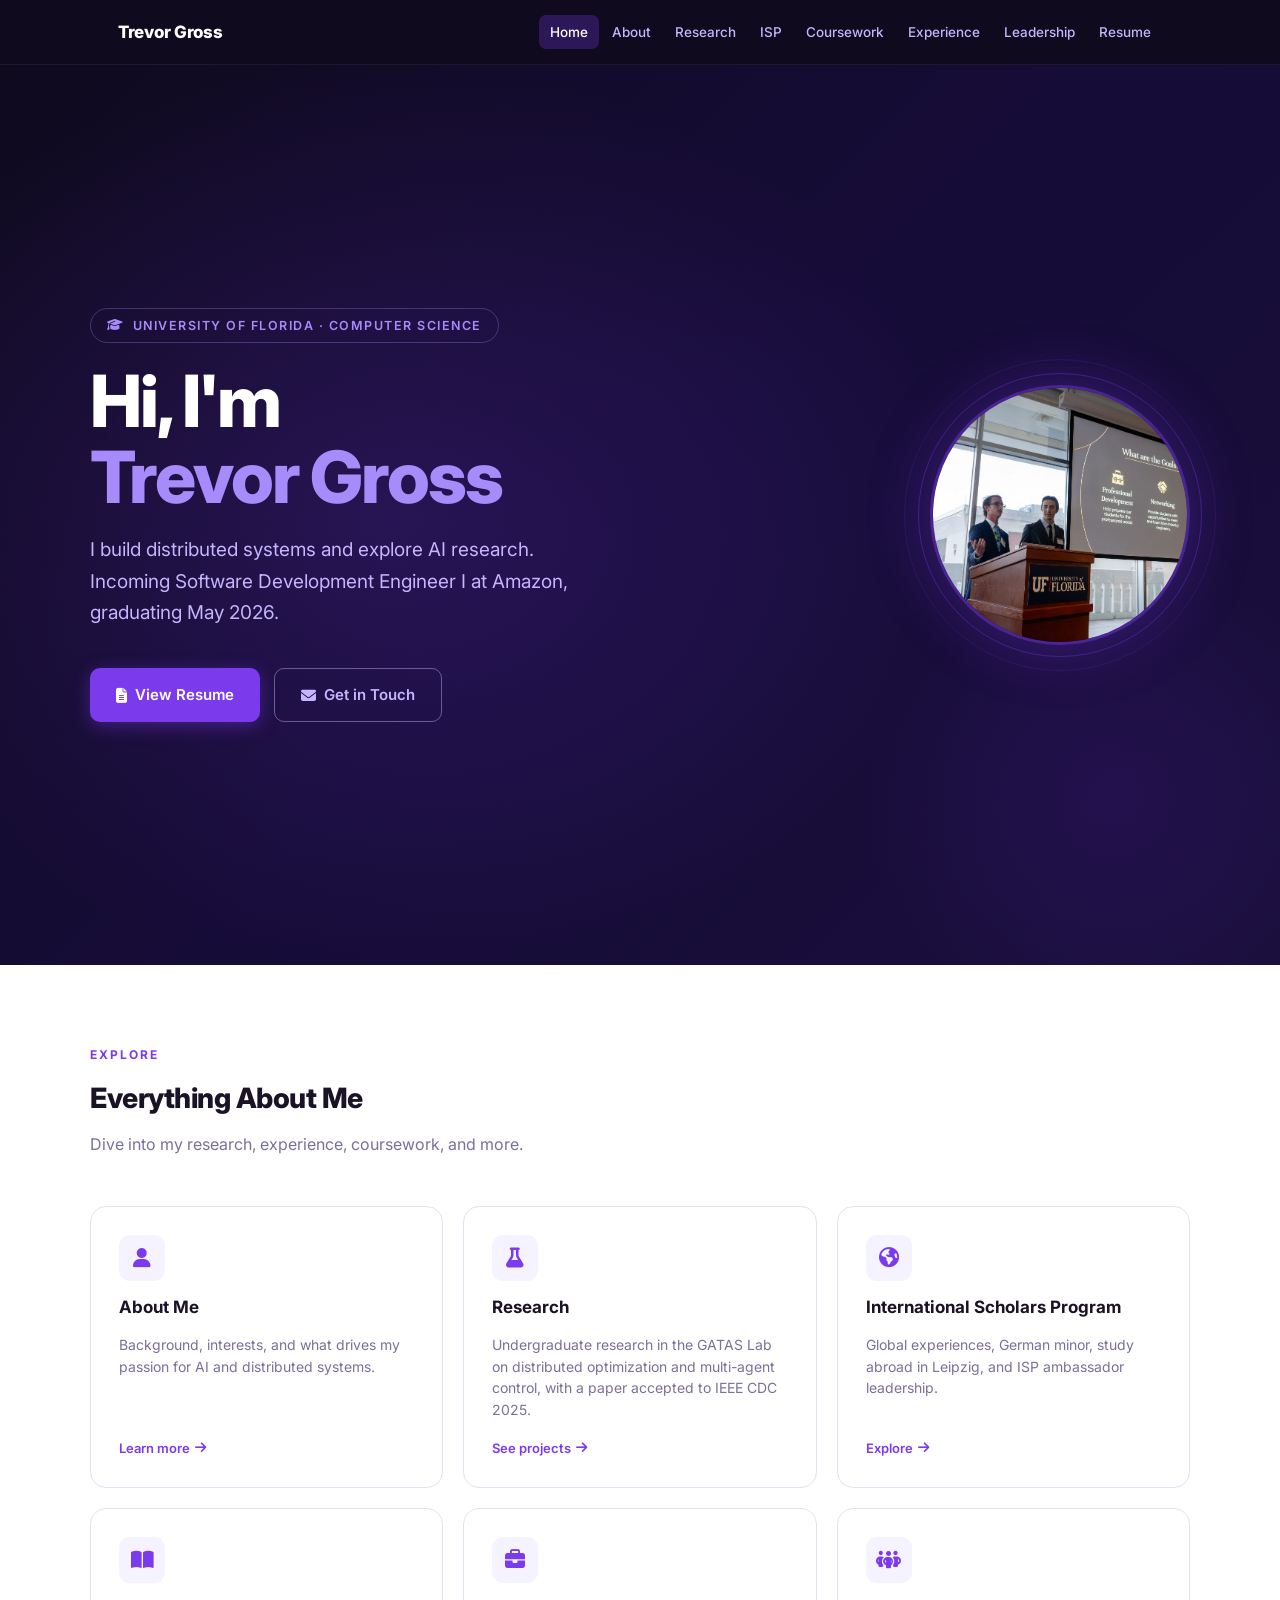
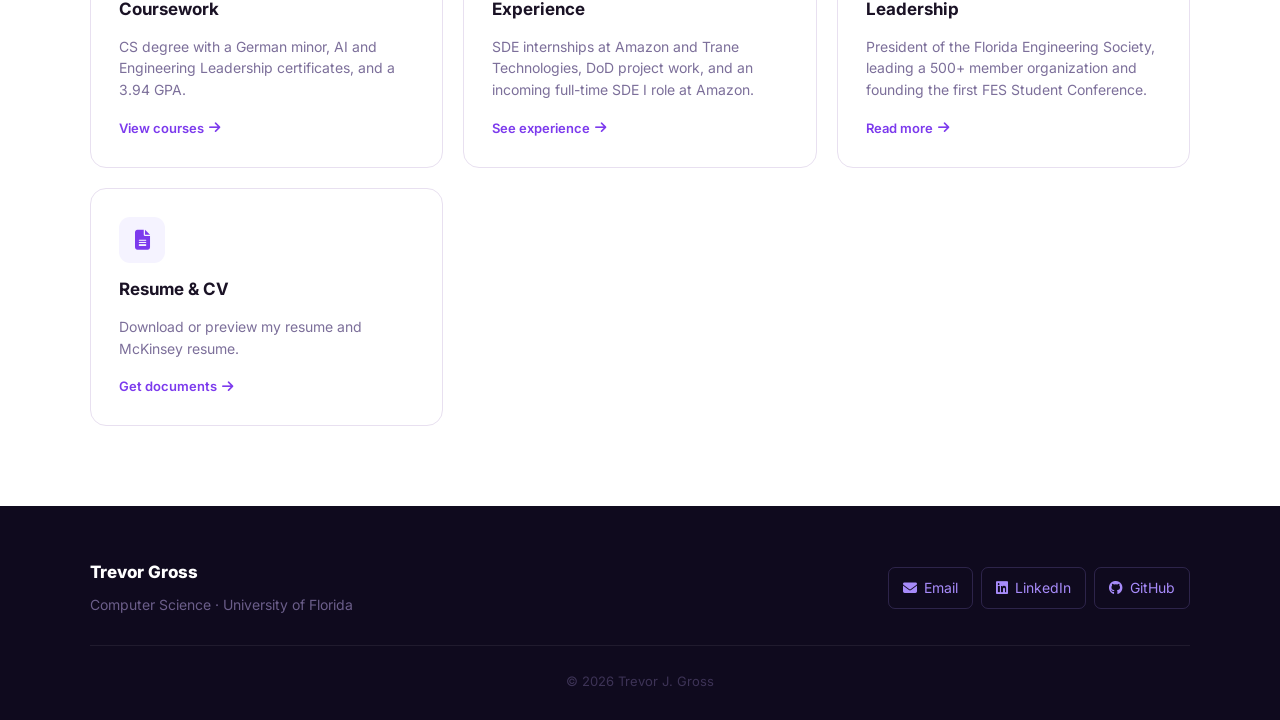
<file: index.html>
<!doctype html>
<html lang="en">
<head>
  <meta charset="utf-8">
  <meta name="viewport" content="width=device-width, initial-scale=1">
  <title>Trevor Gross</title>
  <link rel="icon" href="favicon.png" type="image/png">
  <link rel="stylesheet" href="https://cdnjs.cloudflare.com/ajax/libs/font-awesome/6.5.0/css/all.min.css">
  <link rel="stylesheet" href="css/main.css">
</head>
<body>

<nav class="site-nav">
  <div class="nav-inner">
    <a href="index.html" class="nav-brand">Trevor Gross</a>
    <button class="nav-toggle" aria-label="Toggle navigation">
      <span></span><span></span><span></span>
    </button>
    <ul class="nav-links">
      <li><a href="index.html" class="active">Home</a></li>
      <li><a href="about.html">About</a></li>
      <li><a href="research.html">Research</a></li>
      <li><a href="isp.html">ISP</a></li>
      <li><a href="coursework.html">Coursework</a></li>
      <li><a href="experience.html">Experience</a></li>
      <li><a href="leadership.html">Leadership</a></li>
      <li><a href="resume.html">Resume</a></li>
    </ul>
  </div>
</nav>

<!-- Hero -->
<section class="home-hero">
  <div class="home-hero-inner">
    <div class="hero-text">
      <div class="hero-eyebrow">
        <i class="fa-solid fa-graduation-cap"></i>
        University of Florida · Computer Science
      </div>
      <h1>Hi, I'm<br><span class="accent">Trevor Gross</span></h1>
      <p class="hero-subtitle">
        I build distributed systems and explore AI research. Incoming Software Development Engineer I at Amazon, graduating May 2026.
      </p>
      <div class="hero-actions">
        <a href="resume.html" class="btn btn-primary">
          <i class="fa-solid fa-file-lines"></i> View Resume
        </a>
        <a href="mailto:grosstrevor000@gmail.com" class="btn btn-outline">
          <i class="fa-solid fa-envelope"></i> Get in Touch
        </a>
      </div>
    </div>
    <div class="hero-photo-wrap">
      <img src="img/trevor nick fd.jpg" alt="Trevor Gross" class="hero-photo">
    </div>
  </div>
</section>

<!-- Section Navigation -->
<section class="section">
  <div class="section-inner">
    <div class="section-label">Explore</div>
    <h2 class="section-title">Everything About Me</h2>
    <p class="section-lead">Dive into my research, experience, coursework, and more.</p>

    <div class="section-cards">
      <a href="about.html" class="section-card">
        <div class="card-icon"><i class="fa-solid fa-user"></i></div>
        <h3>About Me</h3>
        <p>Background, interests, and what drives my passion for AI and distributed systems.</p>
        <div class="card-arrow">Learn more <i class="fa-solid fa-arrow-right"></i></div>
      </a>

      <a href="research.html" class="section-card">
        <div class="card-icon"><i class="fa-solid fa-flask"></i></div>
        <h3>Research</h3>
        <p>Undergraduate research in the GATAS Lab on distributed optimization and multi-agent control, with a paper accepted to IEEE CDC 2025.</p>
        <div class="card-arrow">See projects <i class="fa-solid fa-arrow-right"></i></div>
      </a>

      <a href="isp.html" class="section-card">
        <div class="card-icon"><i class="fa-solid fa-earth-americas"></i></div>
        <h3>International Scholars Program</h3>
        <p>Global experiences, German minor, study abroad in Leipzig, and ISP ambassador leadership.</p>
        <div class="card-arrow">Explore <i class="fa-solid fa-arrow-right"></i></div>
      </a>

      <a href="coursework.html" class="section-card">
        <div class="card-icon"><i class="fa-solid fa-book-open"></i></div>
        <h3>Coursework</h3>
        <p>CS degree with a German minor, AI and Engineering Leadership certificates, and a 3.94 GPA.</p>
        <div class="card-arrow">View courses <i class="fa-solid fa-arrow-right"></i></div>
      </a>

      <a href="experience.html" class="section-card">
        <div class="card-icon"><i class="fa-solid fa-briefcase"></i></div>
        <h3>Experience</h3>
        <p>SDE internships at Amazon and Trane Technologies, DoD project work, and an incoming full-time SDE I role at Amazon.</p>
        <div class="card-arrow">See experience <i class="fa-solid fa-arrow-right"></i></div>
      </a>

      <a href="leadership.html" class="section-card">
        <div class="card-icon"><i class="fa-solid fa-people-group"></i></div>
        <h3>Leadership</h3>
        <p>President of the Florida Engineering Society, leading a 500+ member organization and founding the first FES Student Conference.</p>
        <div class="card-arrow">Read more <i class="fa-solid fa-arrow-right"></i></div>
      </a>

      <a href="resume.html" class="section-card">
        <div class="card-icon"><i class="fa-solid fa-file-lines"></i></div>
        <h3>Resume &amp; CV</h3>
        <p>Download or preview my resume and McKinsey resume.</p>
        <div class="card-arrow">Get documents <i class="fa-solid fa-arrow-right"></i></div>
      </a>
    </div>
  </div>
</section>

<footer class="site-footer">
  <div class="footer-inner">
    <div>
      <div class="footer-name">Trevor Gross</div>
      <div class="footer-tagline">Computer Science · University of Florida</div>
    </div>
    <div class="footer-links">
      <a href="mailto:grosstrevor000@gmail.com" class="footer-link"><i class="fa-solid fa-envelope"></i> Email</a>
      <a href="https://www.linkedin.com/in/trevorjgross/" target="_blank" class="footer-link"><i class="fa-brands fa-linkedin"></i> LinkedIn</a>
      <a href="https://github.com/GrossTrevor" target="_blank" class="footer-link"><i class="fa-brands fa-github"></i> GitHub</a>
    </div>
  </div>
  <div class="footer-bottom">© 2026 Trevor J. Gross</div>
</footer>

<script src="js/nav.js"></script>
</body>
</html>
</file>
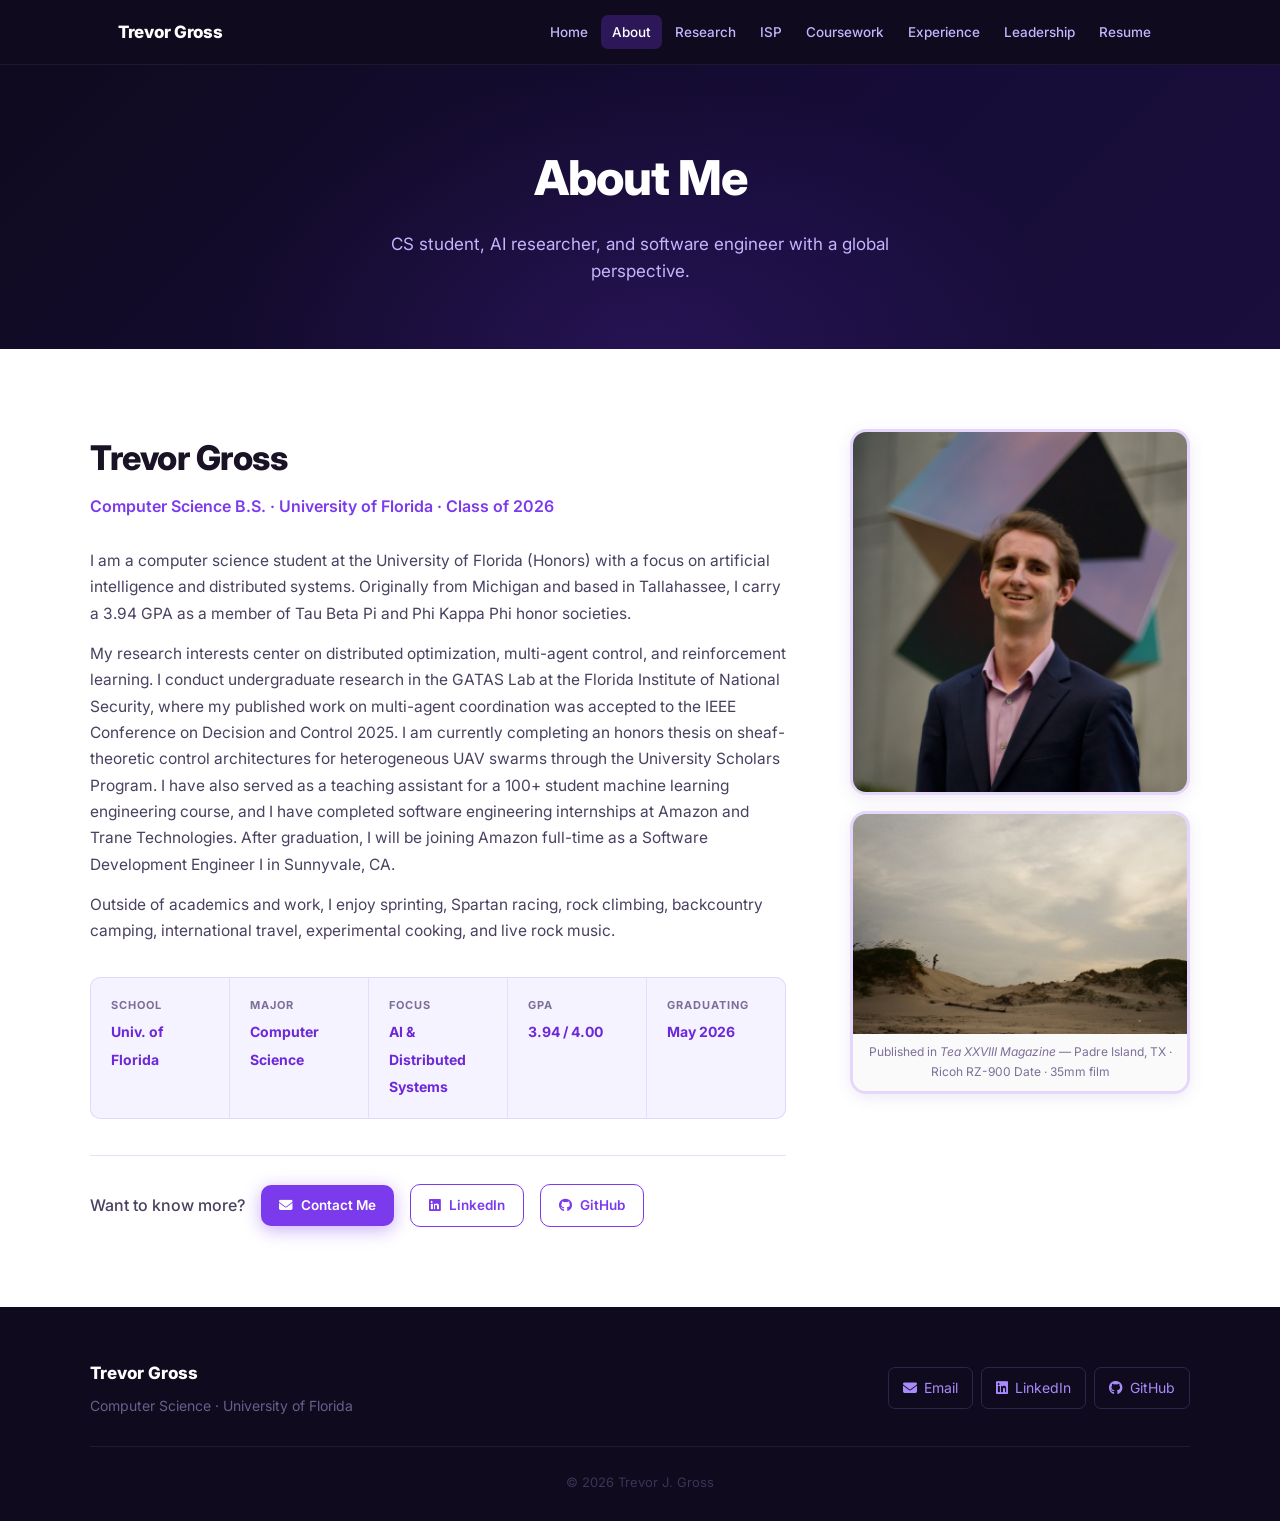
<file: about.html>
<!doctype html>
<html lang="en">
<head>
  <meta charset="utf-8">
  <meta name="viewport" content="width=device-width, initial-scale=1">
  <title>About — Trevor Gross</title>
  <link rel="icon" href="favicon.png" type="image/png">
  <link rel="stylesheet" href="https://cdnjs.cloudflare.com/ajax/libs/font-awesome/6.5.0/css/all.min.css">
  <link rel="stylesheet" href="css/main.css">
</head>
<body>

<nav class="site-nav">
  <div class="nav-inner">
    <a href="index.html" class="nav-brand">Trevor Gross</a>
    <button class="nav-toggle" aria-label="Toggle navigation">
      <span></span><span></span><span></span>
    </button>
    <ul class="nav-links">
      <li><a href="index.html">Home</a></li>
      <li><a href="about.html" class="active">About</a></li>
      <li><a href="research.html">Research</a></li>
      <li><a href="isp.html">ISP</a></li>
      <li><a href="coursework.html">Coursework</a></li>
      <li><a href="experience.html">Experience</a></li>
      <li><a href="leadership.html">Leadership</a></li>
      <li><a href="resume.html">Resume</a></li>
    </ul>
  </div>
</nav>

<div class="page-hero">
  <h1>About Me</h1>
  <p>CS student, AI researcher, and software engineer with a global perspective.</p>
</div>

<section class="section">
  <div class="section-inner">
    <div class="about-grid">

      <!-- Left: Bio -->
      <div class="about-text">
        <h2>Trevor Gross</h2>
        <span class="about-role">Computer Science B.S. · University of Florida · Class of 2026</span>

        <p>
          I am a computer science student at the University of Florida (Honors) with a focus on artificial intelligence and distributed systems. Originally from Michigan and based in Tallahassee, I carry a 3.94 GPA as a member of Tau Beta Pi and Phi Kappa Phi honor societies.
        </p>
        <p>
          My research interests center on distributed optimization, multi-agent control, and reinforcement learning. I conduct undergraduate research in the GATAS Lab at the Florida Institute of National Security, where my published work on multi-agent coordination was accepted to the IEEE Conference on Decision and Control 2025. I am currently completing an honors thesis on sheaf-theoretic control architectures for heterogeneous UAV swarms through the University Scholars Program. I have also served as a teaching assistant for a 100+ student machine learning engineering course, and I have completed software engineering internships at Amazon and Trane Technologies. After graduation, I will be joining Amazon full-time as a Software Development Engineer I in Sunnyvale, CA.
        </p>
        <p>
          Outside of academics and work, I enjoy sprinting, Spartan racing, rock climbing, backcountry camping, international travel, experimental cooking, and live rock music.
        </p>

        <div class="stat-row">
          <div class="stat">
            <span class="label">School</span>
            <span class="value">Univ. of Florida</span>
          </div>
          <div class="stat">
            <span class="label">Major</span>
            <span class="value">Computer Science</span>
          </div>
          <div class="stat">
            <span class="label">Focus</span>
            <span class="value">AI &amp; Distributed Systems</span>
          </div>
          <div class="stat">
            <span class="label">GPA</span>
            <span class="value">3.94 / 4.00</span>
          </div>
          <div class="stat">
            <span class="label">Graduating</span>
            <span class="value">May 2026</span>
          </div>
        </div>

        <div class="contact-strip">
          <p class="question">Want to know more?</p>
          <a href="mailto:grosstrevor000@gmail.com" class="btn btn-primary btn-sm">
            <i class="fa-solid fa-envelope"></i> Contact Me
          </a>
          <a href="https://www.linkedin.com/in/trevorjgross/" target="_blank" class="btn btn-outline-dark btn-sm">
            <i class="fa-brands fa-linkedin"></i> LinkedIn
          </a>
          <a href="https://github.com/GrossTrevor" target="_blank" class="btn btn-outline-dark btn-sm">
            <i class="fa-brands fa-github"></i> GitHub
          </a>
        </div>
      </div>

      <!-- Right: Photos -->
      <div class="about-photo-stack">
        <div class="about-photo-main">
          <img src="img/trev.png" alt="Trevor Gross">
        </div>

        <figure class="about-photo-secondary">
          <img src="img/Read Into the Moment.jpeg" alt="Padre Island, Texas — 35mm film photograph by Trevor Gross">
          <figcaption>Published in <em>Tea XXVIII Magazine</em> &mdash; Padre Island, TX &middot; Ricoh RZ-900 Date &middot; 35mm film</figcaption>
        </figure>
      </div>

    </div>
  </div>
</section>

<footer class="site-footer">
  <div class="footer-inner">
    <div>
      <div class="footer-name">Trevor Gross</div>
      <div class="footer-tagline">Computer Science · University of Florida</div>
    </div>
    <div class="footer-links">
      <a href="mailto:grosstrevor000@gmail.com" class="footer-link"><i class="fa-solid fa-envelope"></i> Email</a>
      <a href="https://www.linkedin.com/in/trevorjgross/" target="_blank" class="footer-link"><i class="fa-brands fa-linkedin"></i> LinkedIn</a>
      <a href="https://github.com/GrossTrevor" target="_blank" class="footer-link"><i class="fa-brands fa-github"></i> GitHub</a>
    </div>
  </div>
  <div class="footer-bottom">© 2026 Trevor J. Gross</div>
</footer>

<script src="js/nav.js"></script>
</body>
</html>
</file>
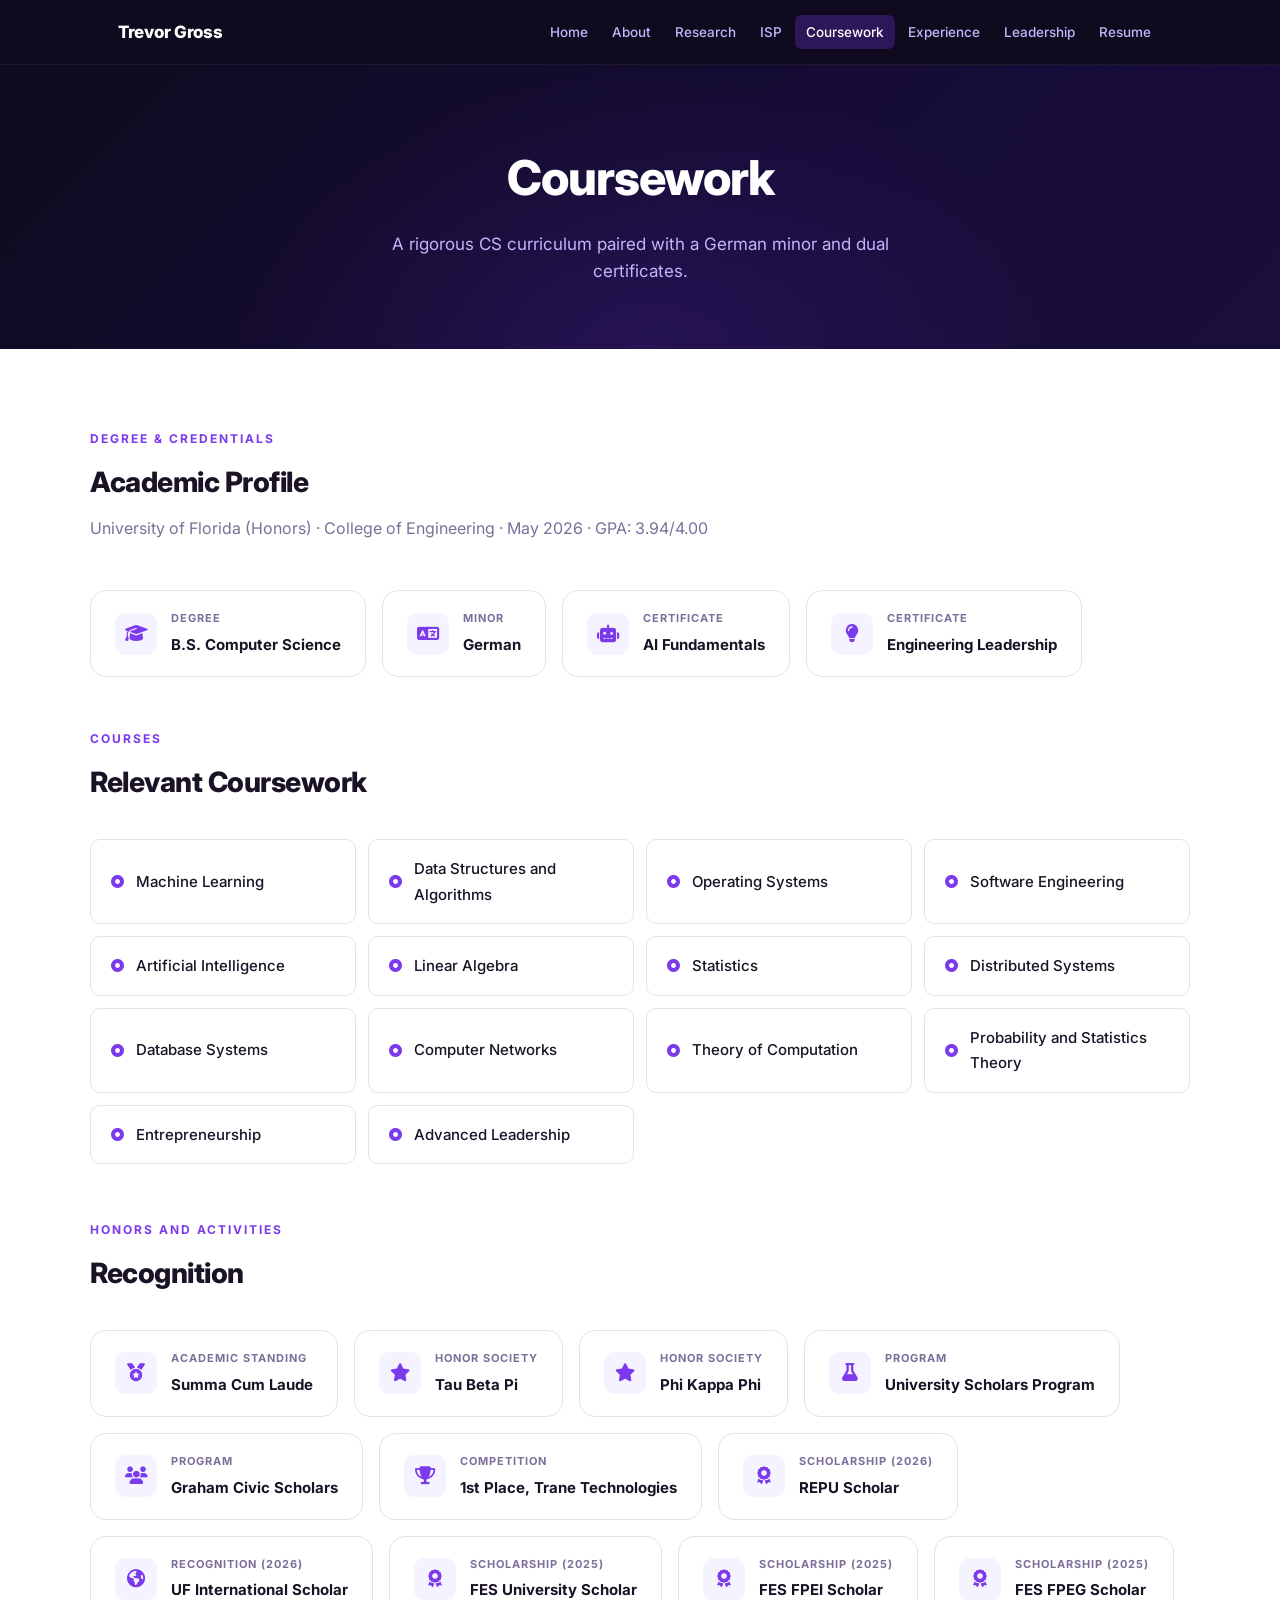
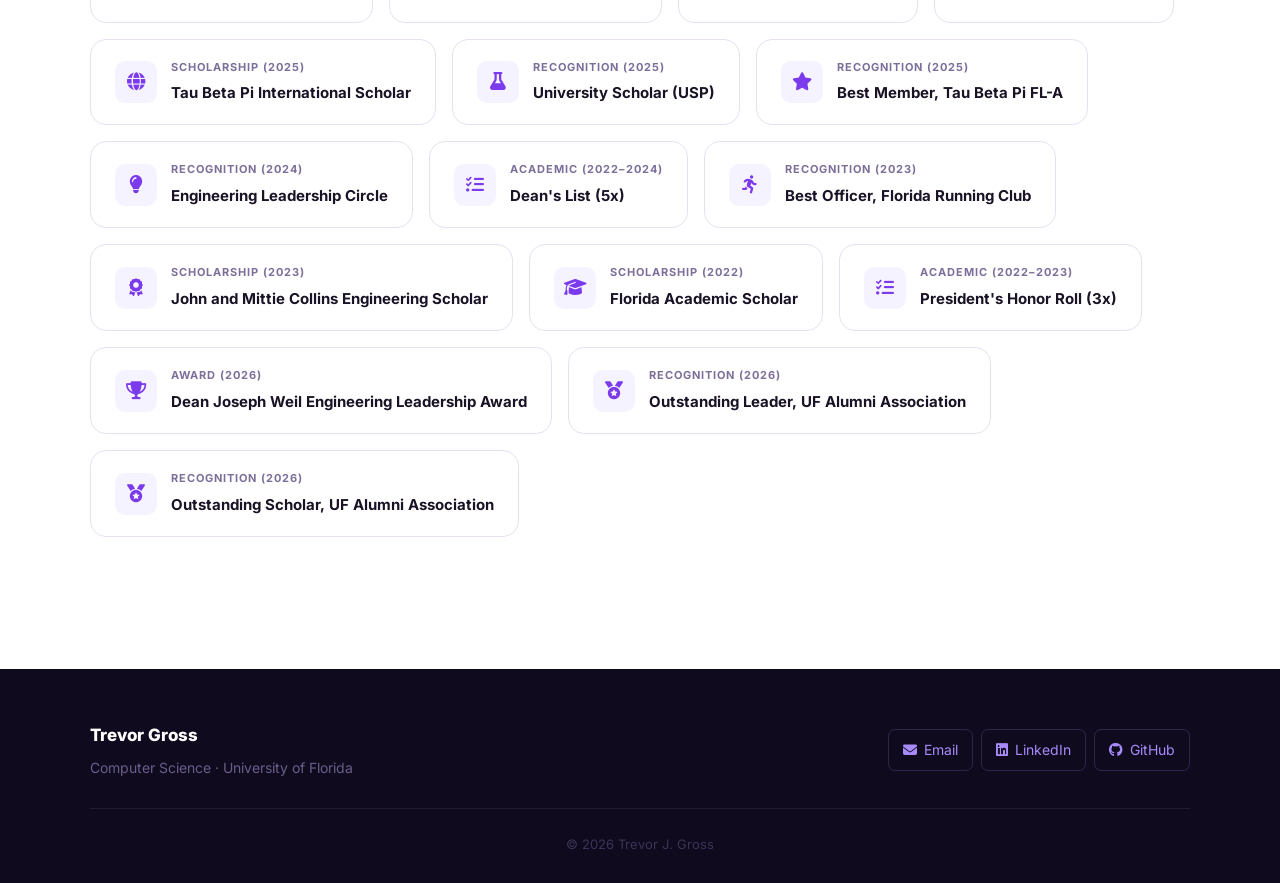
<file: coursework.html>
<!doctype html>
<html lang="en">
<head>
  <meta charset="utf-8">
  <meta name="viewport" content="width=device-width, initial-scale=1">
  <title>Coursework — Trevor Gross</title>
  <link rel="icon" href="favicon.png" type="image/png">
  <link rel="stylesheet" href="https://cdnjs.cloudflare.com/ajax/libs/font-awesome/6.5.0/css/all.min.css">
  <link rel="stylesheet" href="css/main.css">
</head>
<body>

<nav class="site-nav">
  <div class="nav-inner">
    <a href="index.html" class="nav-brand">Trevor Gross</a>
    <button class="nav-toggle" aria-label="Toggle navigation">
      <span></span><span></span><span></span>
    </button>
    <ul class="nav-links">
      <li><a href="index.html">Home</a></li>
      <li><a href="about.html">About</a></li>
      <li><a href="research.html">Research</a></li>
      <li><a href="isp.html">ISP</a></li>
      <li><a href="coursework.html" class="active">Coursework</a></li>
      <li><a href="experience.html">Experience</a></li>
      <li><a href="leadership.html">Leadership</a></li>
      <li><a href="resume.html">Resume</a></li>
    </ul>
  </div>
</nav>

<div class="page-hero">
  <h1>Coursework</h1>
  <p>A rigorous CS curriculum paired with a German minor and dual certificates.</p>
</div>

<section class="section">
  <div class="section-inner">

    <div class="section-label">Degree &amp; Credentials</div>
    <h2 class="section-title">Academic Profile</h2>
    <p class="section-lead">University of Florida (Honors) · College of Engineering · May 2026 · GPA: 3.94/4.00</p>

    <div class="degree-row">
      <div class="degree-badge">
        <div class="db-icon"><i class="fa-solid fa-graduation-cap"></i></div>
        <div>
          <span class="db-label">Degree</span>
          <span class="db-value">B.S. Computer Science</span>
        </div>
      </div>
      <div class="degree-badge">
        <div class="db-icon"><i class="fa-solid fa-language"></i></div>
        <div>
          <span class="db-label">Minor</span>
          <span class="db-value">German</span>
        </div>
      </div>
      <div class="degree-badge">
        <div class="db-icon"><i class="fa-solid fa-robot"></i></div>
        <div>
          <span class="db-label">Certificate</span>
          <span class="db-value">AI Fundamentals</span>
        </div>
      </div>
      <div class="degree-badge">
        <div class="db-icon"><i class="fa-solid fa-lightbulb"></i></div>
        <div>
          <span class="db-label">Certificate</span>
          <span class="db-value">Engineering Leadership</span>
        </div>
      </div>
    </div>

    <div class="section-label">Courses</div>
    <h2 class="section-title" style="margin-bottom: 32px;">Relevant Coursework</h2>

    <div class="course-grid">
      <div class="course-item">
        <i class="fa-solid fa-circle-dot"></i>
        Machine Learning
      </div>
      <div class="course-item">
        <i class="fa-solid fa-circle-dot"></i>
        Data Structures and Algorithms
      </div>
      <div class="course-item">
        <i class="fa-solid fa-circle-dot"></i>
        Operating Systems
      </div>
      <div class="course-item">
        <i class="fa-solid fa-circle-dot"></i>
        Software Engineering
      </div>
      <div class="course-item">
        <i class="fa-solid fa-circle-dot"></i>
        Artificial Intelligence
      </div>
      <div class="course-item">
        <i class="fa-solid fa-circle-dot"></i>
        Linear Algebra
      </div>
      <div class="course-item">
        <i class="fa-solid fa-circle-dot"></i>
        Statistics
      </div>
      <div class="course-item">
        <i class="fa-solid fa-circle-dot"></i>
        Distributed Systems
      </div>
      <div class="course-item">
        <i class="fa-solid fa-circle-dot"></i>
        Database Systems
      </div>
      <div class="course-item">
        <i class="fa-solid fa-circle-dot"></i>
        Computer Networks
      </div>
      <div class="course-item">
        <i class="fa-solid fa-circle-dot"></i>
        Theory of Computation
      </div>
      <div class="course-item">
        <i class="fa-solid fa-circle-dot"></i>
        Probability and Statistics Theory
      </div>
      <div class="course-item">
        <i class="fa-solid fa-circle-dot"></i>
        Entrepreneurship
      </div>
      <div class="course-item">
        <i class="fa-solid fa-circle-dot"></i>
        Advanced Leadership
      </div>
    </div>

    <div class="section-label" style="margin-top: 56px;">Honors and Activities</div>
    <h2 class="section-title" style="margin-bottom: 32px;">Recognition</h2>

    <div class="degree-row">
      <div class="degree-badge">
        <div class="db-icon"><i class="fa-solid fa-medal"></i></div>
        <div>
          <span class="db-label">Academic Standing</span>
          <span class="db-value">Summa Cum Laude</span>
        </div>
      </div>
      <div class="degree-badge">
        <div class="db-icon"><i class="fa-solid fa-star"></i></div>
        <div>
          <span class="db-label">Honor Society</span>
          <span class="db-value">Tau Beta Pi</span>
        </div>
      </div>
      <div class="degree-badge">
        <div class="db-icon"><i class="fa-solid fa-star"></i></div>
        <div>
          <span class="db-label">Honor Society</span>
          <span class="db-value">Phi Kappa Phi</span>
        </div>
      </div>
      <div class="degree-badge">
        <div class="db-icon"><i class="fa-solid fa-flask"></i></div>
        <div>
          <span class="db-label">Program</span>
          <span class="db-value">University Scholars Program</span>
        </div>
      </div>
      <div class="degree-badge">
        <div class="db-icon"><i class="fa-solid fa-users"></i></div>
        <div>
          <span class="db-label">Program</span>
          <span class="db-value">Graham Civic Scholars</span>
        </div>
      </div>
      <div class="degree-badge">
        <div class="db-icon"><i class="fa-solid fa-trophy"></i></div>
        <div>
          <span class="db-label">Competition</span>
          <span class="db-value">1st Place, Trane Technologies</span>
        </div>
      </div>
      <div class="degree-badge">
        <div class="db-icon"><i class="fa-solid fa-award"></i></div>
        <div>
          <span class="db-label">Scholarship (2026)</span>
          <span class="db-value">REPU Scholar</span>
        </div>
      </div>
      <div class="degree-badge">
        <div class="db-icon"><i class="fa-solid fa-earth-americas"></i></div>
        <div>
          <span class="db-label">Recognition (2026)</span>
          <span class="db-value">UF International Scholar</span>
        </div>
      </div>
      <div class="degree-badge">
        <div class="db-icon"><i class="fa-solid fa-award"></i></div>
        <div>
          <span class="db-label">Scholarship (2025)</span>
          <span class="db-value">FES University Scholar</span>
        </div>
      </div>
      <div class="degree-badge">
        <div class="db-icon"><i class="fa-solid fa-award"></i></div>
        <div>
          <span class="db-label">Scholarship (2025)</span>
          <span class="db-value">FES FPEI Scholar</span>
        </div>
      </div>
      <div class="degree-badge">
        <div class="db-icon"><i class="fa-solid fa-award"></i></div>
        <div>
          <span class="db-label">Scholarship (2025)</span>
          <span class="db-value">FES FPEG Scholar</span>
        </div>
      </div>
      <div class="degree-badge">
        <div class="db-icon"><i class="fa-solid fa-globe"></i></div>
        <div>
          <span class="db-label">Scholarship (2025)</span>
          <span class="db-value">Tau Beta Pi International Scholar</span>
        </div>
      </div>
      <div class="degree-badge">
        <div class="db-icon"><i class="fa-solid fa-flask"></i></div>
        <div>
          <span class="db-label">Recognition (2025)</span>
          <span class="db-value">University Scholar (USP)</span>
        </div>
      </div>
      <div class="degree-badge">
        <div class="db-icon"><i class="fa-solid fa-star"></i></div>
        <div>
          <span class="db-label">Recognition (2025)</span>
          <span class="db-value">Best Member, Tau Beta Pi FL-A</span>
        </div>
      </div>
      <div class="degree-badge">
        <div class="db-icon"><i class="fa-solid fa-lightbulb"></i></div>
        <div>
          <span class="db-label">Recognition (2024)</span>
          <span class="db-value">Engineering Leadership Circle</span>
        </div>
      </div>
      <div class="degree-badge">
        <div class="db-icon"><i class="fa-solid fa-list-check"></i></div>
        <div>
          <span class="db-label">Academic (2022–2024)</span>
          <span class="db-value">Dean's List (5x)</span>
        </div>
      </div>
      <div class="degree-badge">
        <div class="db-icon"><i class="fa-solid fa-person-running"></i></div>
        <div>
          <span class="db-label">Recognition (2023)</span>
          <span class="db-value">Best Officer, Florida Running Club</span>
        </div>
      </div>
      <div class="degree-badge">
        <div class="db-icon"><i class="fa-solid fa-award"></i></div>
        <div>
          <span class="db-label">Scholarship (2023)</span>
          <span class="db-value">John and Mittie Collins Engineering Scholar</span>
        </div>
      </div>
      <div class="degree-badge">
        <div class="db-icon"><i class="fa-solid fa-graduation-cap"></i></div>
        <div>
          <span class="db-label">Scholarship (2022)</span>
          <span class="db-value">Florida Academic Scholar</span>
        </div>
      </div>
      <div class="degree-badge">
        <div class="db-icon"><i class="fa-solid fa-list-check"></i></div>
        <div>
          <span class="db-label">Academic (2022–2023)</span>
          <span class="db-value">President's Honor Roll (3x)</span>
        </div>
      </div>
      <div class="degree-badge">
        <div class="db-icon"><i class="fa-solid fa-trophy"></i></div>
        <div>
          <span class="db-label">Award (2026)</span>
          <span class="db-value">Dean Joseph Weil Engineering Leadership Award</span>
        </div>
      </div>
      <div class="degree-badge">
        <div class="db-icon"><i class="fa-solid fa-medal"></i></div>
        <div>
          <span class="db-label">Recognition (2026)</span>
          <span class="db-value">Outstanding Leader, UF Alumni Association</span>
        </div>
      </div>
      <div class="degree-badge">
        <div class="db-icon"><i class="fa-solid fa-medal"></i></div>
        <div>
          <span class="db-label">Recognition (2026)</span>
          <span class="db-value">Outstanding Scholar, UF Alumni Association</span>
        </div>
      </div>
    </div>

  </div>
</section>

<footer class="site-footer">
  <div class="footer-inner">
    <div>
      <div class="footer-name">Trevor Gross</div>
      <div class="footer-tagline">Computer Science · University of Florida</div>
    </div>
    <div class="footer-links">
      <a href="mailto:grosstrevor000@gmail.com" class="footer-link"><i class="fa-solid fa-envelope"></i> Email</a>
      <a href="https://www.linkedin.com/in/trevorjgross/" target="_blank" class="footer-link"><i class="fa-brands fa-linkedin"></i> LinkedIn</a>
      <a href="https://github.com/GrossTrevor" target="_blank" class="footer-link"><i class="fa-brands fa-github"></i> GitHub</a>
    </div>
  </div>
  <div class="footer-bottom">© 2026 Trevor J. Gross</div>
</footer>

<script src="js/nav.js"></script>
</body>
</html>
</file>
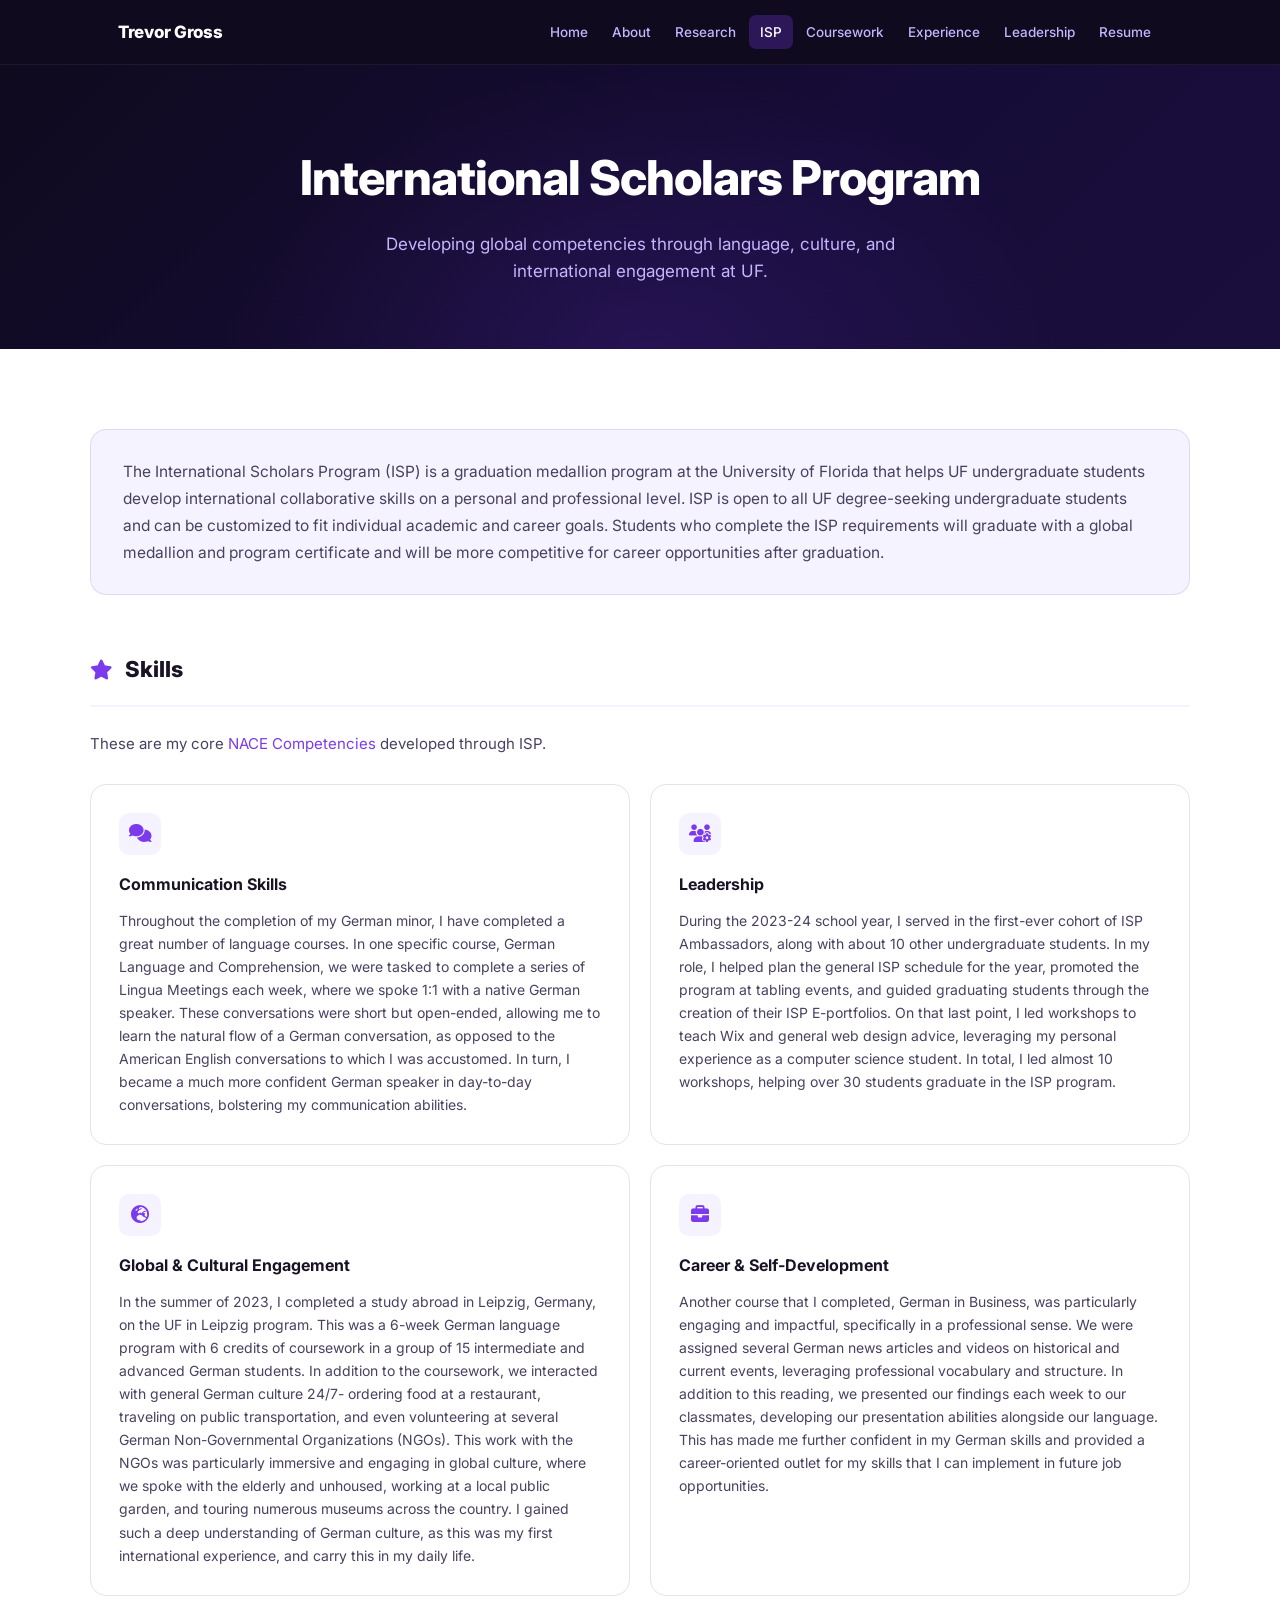
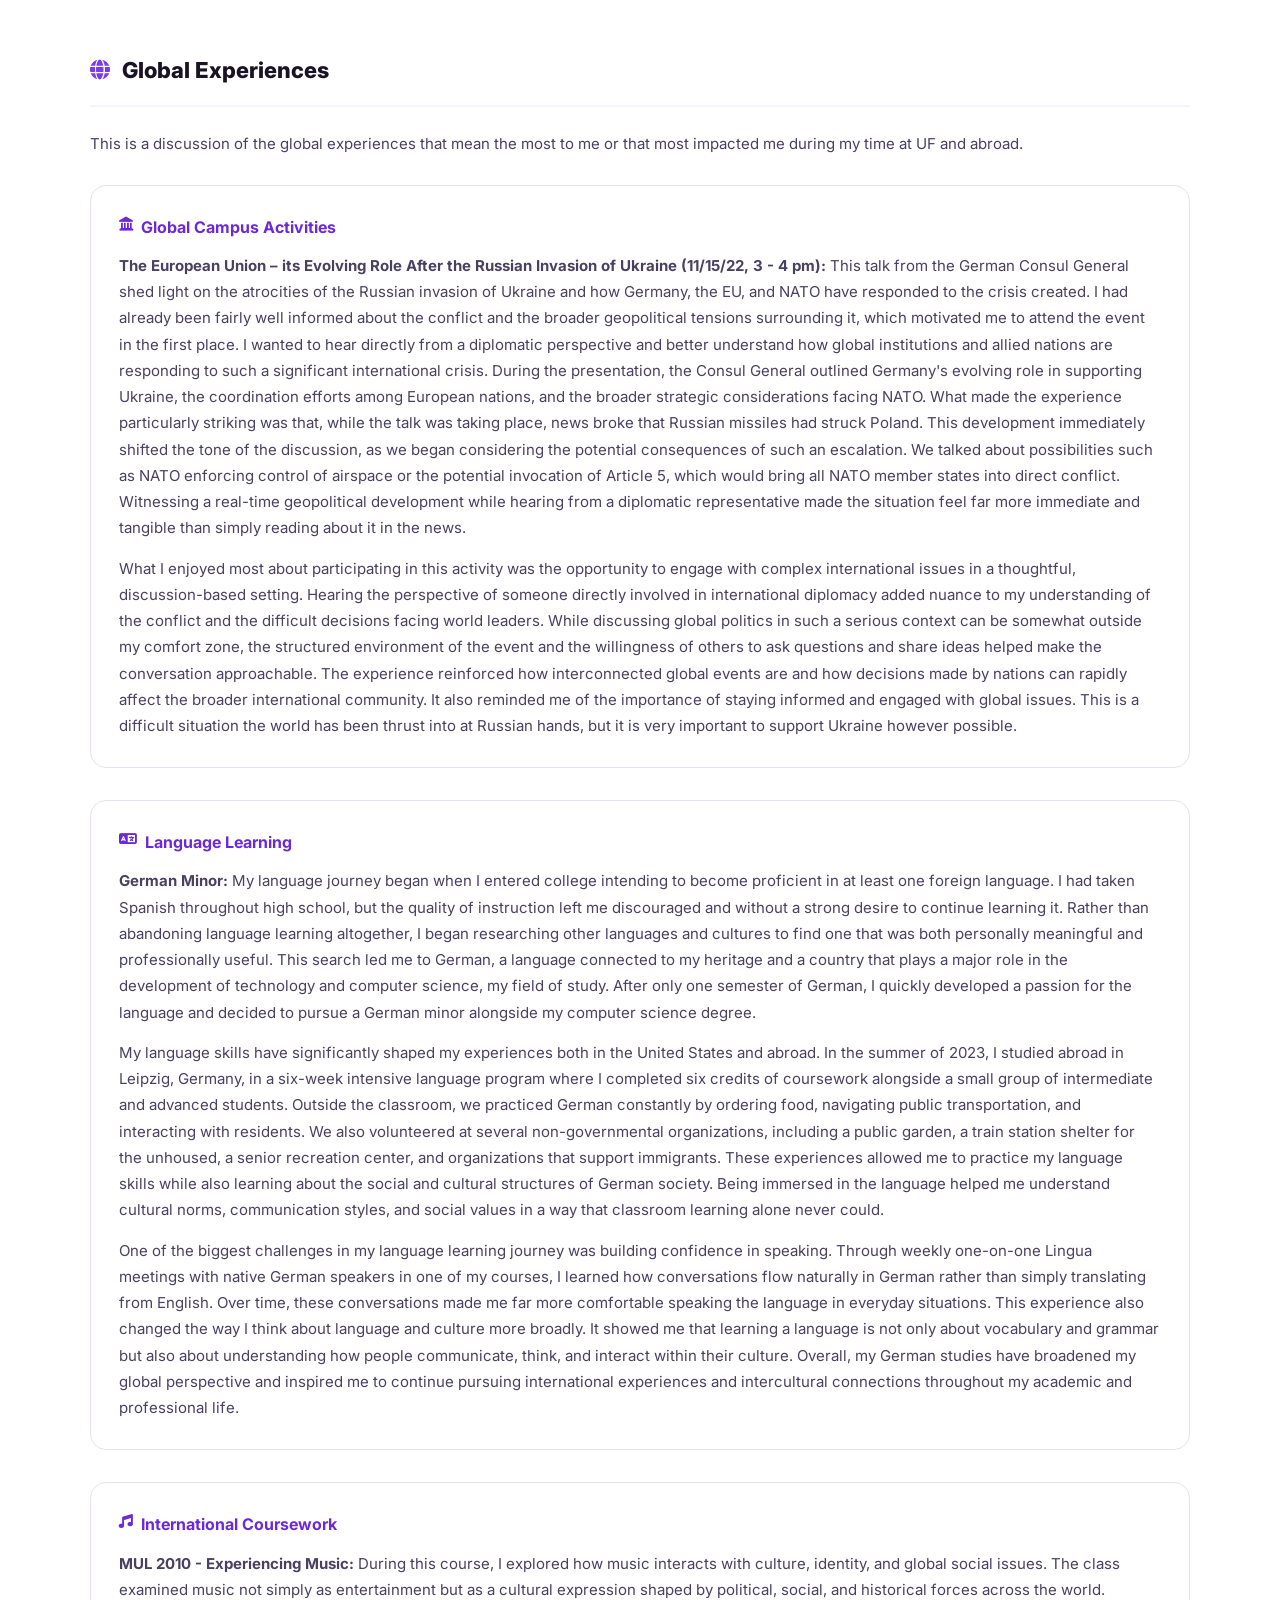
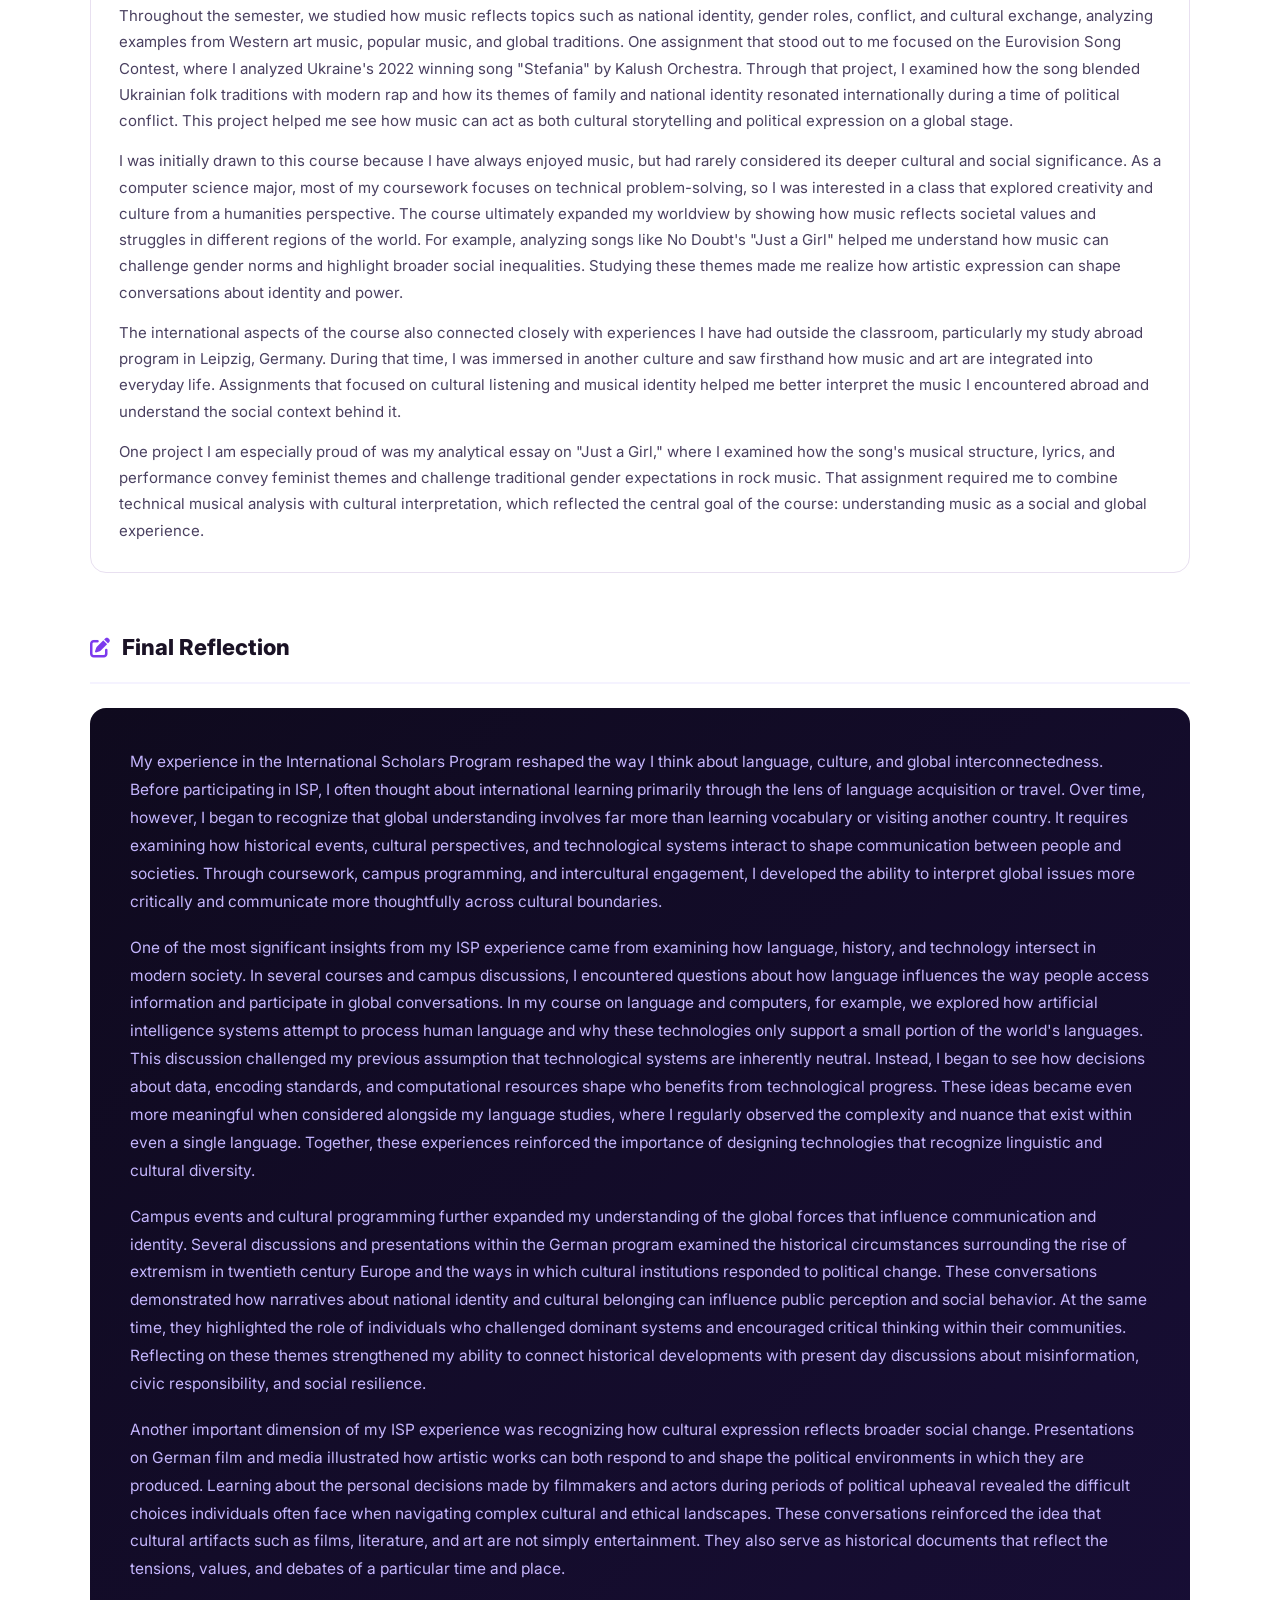
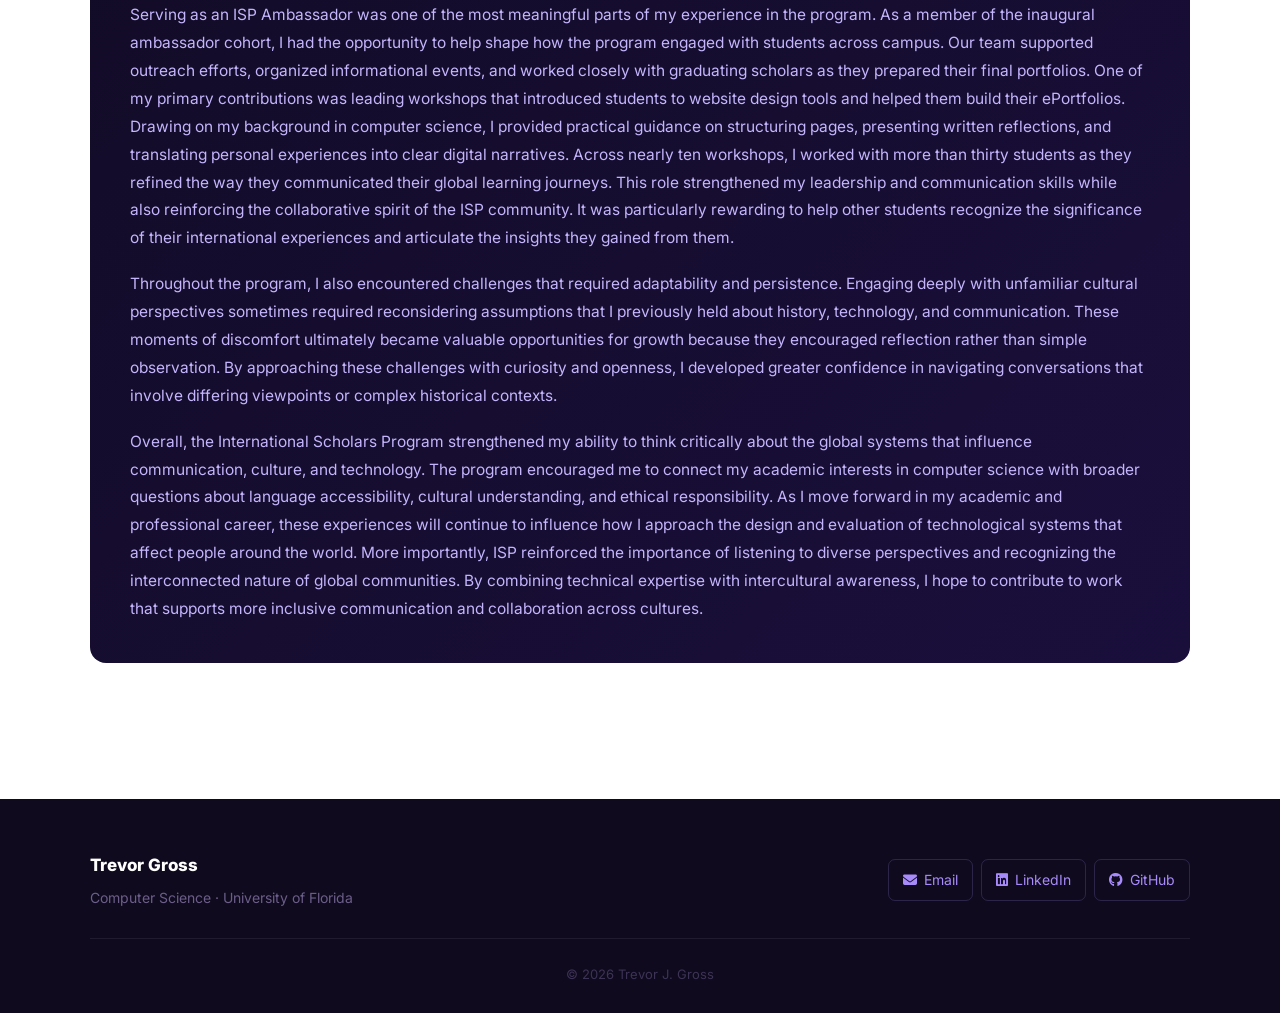
<file: isp.html>
<!doctype html>
<html lang="en">
<head>
  <meta charset="utf-8">
  <meta name="viewport" content="width=device-width, initial-scale=1">
  <title>ISP — Trevor Gross</title>
  <link rel="icon" href="favicon.png" type="image/png">
  <link rel="stylesheet" href="https://cdnjs.cloudflare.com/ajax/libs/font-awesome/6.5.0/css/all.min.css">
  <link rel="stylesheet" href="css/main.css">
</head>
<body>

<nav class="site-nav">
  <div class="nav-inner">
    <a href="index.html" class="nav-brand">Trevor Gross</a>
    <button class="nav-toggle" aria-label="Toggle navigation">
      <span></span><span></span><span></span>
    </button>
    <ul class="nav-links">
      <li><a href="index.html">Home</a></li>
      <li><a href="about.html">About</a></li>
      <li><a href="research.html">Research</a></li>
      <li><a href="isp.html" class="active">ISP</a></li>
      <li><a href="coursework.html">Coursework</a></li>
      <li><a href="experience.html">Experience</a></li>
      <li><a href="leadership.html">Leadership</a></li>
      <li><a href="resume.html">Resume</a></li>
    </ul>
  </div>
</nav>

<div class="page-hero">
  <h1>International Scholars Program</h1>
  <p>Developing global competencies through language, culture, and international engagement at UF.</p>
</div>

<section class="section">
  <div class="section-inner">

    <div class="isp-intro">
      The International Scholars Program (ISP) is a graduation medallion program at the University of Florida that helps UF undergraduate students develop international collaborative skills on a personal and professional level. ISP is open to all UF degree-seeking undergraduate students and can be customized to fit individual academic and career goals. Students who complete the ISP requirements will graduate with a global medallion and program certificate and will be more competitive for career opportunities after graduation.
    </div>

    <!-- Skills -->
    <div class="isp-block">
      <h2 class="isp-block-title">
        <i class="fa-solid fa-star"></i> Skills
      </h2>
      <p style="font-size: 15px; color: var(--text-secondary); margin-bottom: 28px;">
        These are my core <a href="https://www.naceweb.org/career-readiness/competencies/career-readiness-defined/" target="_blank">NACE Competencies</a> developed through ISP.
      </p>

      <div class="skill-cards">
        <div class="skill-card">
          <div class="skill-icon"><i class="fa-solid fa-comments"></i></div>
          <h3>Communication Skills</h3>
          <p>Throughout the completion of my German minor, I have completed a great number of language courses. In one specific course, German Language and Comprehension, we were tasked to complete a series of Lingua Meetings each week, where we spoke 1:1 with a native German speaker. These conversations were short but open-ended, allowing me to learn the natural flow of a German conversation, as opposed to the American English conversations to which I was accustomed. In turn, I became a much more confident German speaker in day-to-day conversations, bolstering my communication abilities.</p>
        </div>
        <div class="skill-card">
          <div class="skill-icon"><i class="fa-solid fa-users-gear"></i></div>
          <h3>Leadership</h3>
          <p>During the 2023-24 school year, I served in the first-ever cohort of ISP Ambassadors, along with about 10 other undergraduate students. In my role, I helped plan the general ISP schedule for the year, promoted the program at tabling events, and guided graduating students through the creation of their ISP E-portfolios. On that last point, I led workshops to teach Wix and general web design advice, leveraging my personal experience as a computer science student. In total, I led almost 10 workshops, helping over 30 students graduate in the ISP program.</p>
        </div>
        <div class="skill-card">
          <div class="skill-icon"><i class="fa-solid fa-earth-europe"></i></div>
          <h3>Global &amp; Cultural Engagement</h3>
          <p>In the summer of 2023, I completed a study abroad in Leipzig, Germany, on the UF in Leipzig program. This was a 6-week German language program with 6 credits of coursework in a group of 15 intermediate and advanced German students. In addition to the coursework, we interacted with general German culture 24/7- ordering food at a restaurant, traveling on public transportation, and even volunteering at several German Non-Governmental Organizations (NGOs). This work with the NGOs was particularly immersive and engaging in global culture, where we spoke with the elderly and unhoused, working at a local public garden, and touring numerous museums across the country. I gained such a deep understanding of German culture, as this was my first international experience, and carry this in my daily life.</p>
        </div>
        <div class="skill-card">
          <div class="skill-icon"><i class="fa-solid fa-briefcase"></i></div>
          <h3>Career &amp; Self-Development</h3>
          <p>Another course that I completed, German in Business, was particularly engaging and impactful, specifically in a professional sense. We were assigned several German news articles and videos on historical and current events, leveraging professional vocabulary and structure. In addition to this reading, we presented our findings each week to our classmates, developing our presentation abilities alongside our language. This has made me further confident in my German skills and provided a career-oriented outlet for my skills that I can implement in future job opportunities.</p>
        </div>
      </div>
    </div>

    <!-- Global Experiences -->
    <div class="isp-block">
      <h2 class="isp-block-title">
        <i class="fa-solid fa-globe"></i> Global Experiences
      </h2>
      <p style="font-size: 15px; color: var(--text-secondary); margin-bottom: 28px;">
        This is a discussion of the global experiences that mean the most to me or that most impacted me during my time at UF and abroad.
      </p>

      <div class="isp-experience">
        <h4><i class="fa-solid fa-landmark"></i> Global Campus Activities</h4>
        <p><strong>The European Union – its Evolving Role After the Russian Invasion of Ukraine (11/15/22, 3 - 4 pm): </strong>
        This talk from the German Consul General shed light on the atrocities of the Russian invasion of Ukraine and how Germany, the EU, and NATO have responded to the crisis created. I had already been fairly well informed about the conflict and the broader geopolitical tensions surrounding it, which motivated me to attend the event in the first place. I wanted to hear directly from a diplomatic perspective and better understand how global institutions and allied nations are responding to such a significant international crisis. During the presentation, the Consul General outlined Germany's evolving role in supporting Ukraine, the coordination efforts among European nations, and the broader strategic considerations facing NATO. What made the experience particularly striking was that, while the talk was taking place, news broke that Russian missiles had struck Poland. This development immediately shifted the tone of the discussion, as we began considering the potential consequences of such an escalation. We talked about possibilities such as NATO enforcing control of airspace or the potential invocation of Article 5, which would bring all NATO member states into direct conflict. Witnessing a real-time geopolitical development while hearing from a diplomatic representative made the situation feel far more immediate and tangible than simply reading about it in the news.</p>
        <p>What I enjoyed most about participating in this activity was the opportunity to engage with complex international issues in a thoughtful, discussion-based setting. Hearing the perspective of someone directly involved in international diplomacy added nuance to my understanding of the conflict and the difficult decisions facing world leaders. While discussing global politics in such a serious context can be somewhat outside my comfort zone, the structured environment of the event and the willingness of others to ask questions and share ideas helped make the conversation approachable. The experience reinforced how interconnected global events are and how decisions made by nations can rapidly affect the broader international community. It also reminded me of the importance of staying informed and engaged with global issues. This is a difficult situation the world has been thrust into at Russian hands, but it is very important to support Ukraine however possible.</p>
      </div>

      <div class="isp-experience">
        <h4><i class="fa-solid fa-language"></i> Language Learning</h4>
        <p><strong>German Minor: </strong>My language journey began when I entered college intending to become proficient in at least one foreign language. I had taken Spanish throughout high school, but the quality of instruction left me discouraged and without a strong desire to continue learning it. Rather than abandoning language learning altogether, I began researching other languages and cultures to find one that was both personally meaningful and professionally useful. This search led me to German, a language connected to my heritage and a country that plays a major role in the development of technology and computer science, my field of study. After only one semester of German, I quickly developed a passion for the language and decided to pursue a German minor alongside my computer science degree.</p>
        <p>My language skills have significantly shaped my experiences both in the United States and abroad. In the summer of 2023, I studied abroad in Leipzig, Germany, in a six-week intensive language program where I completed six credits of coursework alongside a small group of intermediate and advanced students. Outside the classroom, we practiced German constantly by ordering food, navigating public transportation, and interacting with residents. We also volunteered at several non-governmental organizations, including a public garden, a train station shelter for the unhoused, a senior recreation center, and organizations that support immigrants. These experiences allowed me to practice my language skills while also learning about the social and cultural structures of German society. Being immersed in the language helped me understand cultural norms, communication styles, and social values in a way that classroom learning alone never could.</p>
        <p>One of the biggest challenges in my language learning journey was building confidence in speaking. Through weekly one-on-one Lingua meetings with native German speakers in one of my courses, I learned how conversations flow naturally in German rather than simply translating from English. Over time, these conversations made me far more comfortable speaking the language in everyday situations. This experience also changed the way I think about language and culture more broadly. It showed me that learning a language is not only about vocabulary and grammar but also about understanding how people communicate, think, and interact within their culture. Overall, my German studies have broadened my global perspective and inspired me to continue pursuing international experiences and intercultural connections throughout my academic and professional life.</p>
      </div>

      <div class="isp-experience">
        <h4><i class="fa-solid fa-music"></i> International Coursework</h4>
        <p><strong>MUL 2010 - Experiencing Music: </strong>During this course, I explored how music interacts with culture, identity, and global social issues. The class examined music not simply as entertainment but as a cultural expression shaped by political, social, and historical forces across the world. Throughout the semester, we studied how music reflects topics such as national identity, gender roles, conflict, and cultural exchange, analyzing examples from Western art music, popular music, and global traditions.  One assignment that stood out to me focused on the Eurovision Song Contest, where I analyzed Ukraine's 2022 winning song "Stefania" by Kalush Orchestra. Through that project, I examined how the song blended Ukrainian folk traditions with modern rap and how its themes of family and national identity resonated internationally during a time of political conflict.  This project helped me see how music can act as both cultural storytelling and political expression on a global stage.</p>
        <p>I was initially drawn to this course because I have always enjoyed music, but had rarely considered its deeper cultural and social significance. As a computer science major, most of my coursework focuses on technical problem-solving, so I was interested in a class that explored creativity and culture from a humanities perspective. The course ultimately expanded my worldview by showing how music reflects societal values and struggles in different regions of the world. For example, analyzing songs like No Doubt's "Just a Girl" helped me understand how music can challenge gender norms and highlight broader social inequalities. Studying these themes made me realize how artistic expression can shape conversations about identity and power.</p>
        <p>The international aspects of the course also connected closely with experiences I have had outside the classroom, particularly my study abroad program in Leipzig, Germany. During that time, I was immersed in another culture and saw firsthand how music and art are integrated into everyday life. Assignments that focused on cultural listening and musical identity helped me better interpret the music I encountered abroad and understand the social context behind it.</p>
        <p>One project I am especially proud of was my analytical essay on "Just a Girl," where I examined how the song's musical structure, lyrics, and performance convey feminist themes and challenge traditional gender expectations in rock music. That assignment required me to combine technical musical analysis with cultural interpretation, which reflected the central goal of the course: understanding music as a social and global experience.</p>
      </div>
    </div>

    <!-- Final Reflection -->
    <div class="isp-block">
      <h2 class="isp-block-title">
        <i class="fa-solid fa-pen-to-square"></i> Final Reflection
      </h2>

      <div class="reflection-card">
        <p>My experience in the International Scholars Program reshaped the way I think about language, culture, and global interconnectedness. Before participating in ISP, I often thought about international learning primarily through the lens of language acquisition or travel. Over time, however, I began to recognize that global understanding involves far more than learning vocabulary or visiting another country. It requires examining how historical events, cultural perspectives, and technological systems interact to shape communication between people and societies. Through coursework, campus programming, and intercultural engagement, I developed the ability to interpret global issues more critically and communicate more thoughtfully across cultural boundaries.</p>
        <p>One of the most significant insights from my ISP experience came from examining how language, history, and technology intersect in modern society. In several courses and campus discussions, I encountered questions about how language influences the way people access information and participate in global conversations. In my course on language and computers, for example, we explored how artificial intelligence systems attempt to process human language and why these technologies only support a small portion of the world's languages. This discussion challenged my previous assumption that technological systems are inherently neutral. Instead, I began to see how decisions about data, encoding standards, and computational resources shape who benefits from technological progress. These ideas became even more meaningful when considered alongside my language studies, where I regularly observed the complexity and nuance that exist within even a single language. Together, these experiences reinforced the importance of designing technologies that recognize linguistic and cultural diversity.</p>
        <p>Campus events and cultural programming further expanded my understanding of the global forces that influence communication and identity. Several discussions and presentations within the German program examined the historical circumstances surrounding the rise of extremism in twentieth century Europe and the ways in which cultural institutions responded to political change. These conversations demonstrated how narratives about national identity and cultural belonging can influence public perception and social behavior. At the same time, they highlighted the role of individuals who challenged dominant systems and encouraged critical thinking within their communities. Reflecting on these themes strengthened my ability to connect historical developments with present day discussions about misinformation, civic responsibility, and social resilience.</p>
        <p>Another important dimension of my ISP experience was recognizing how cultural expression reflects broader social change. Presentations on German film and media illustrated how artistic works can both respond to and shape the political environments in which they are produced. Learning about the personal decisions made by filmmakers and actors during periods of political upheaval revealed the difficult choices individuals often face when navigating complex cultural and ethical landscapes. These conversations reinforced the idea that cultural artifacts such as films, literature, and art are not simply entertainment. They also serve as historical documents that reflect the tensions, values, and debates of a particular time and place.</p>
        <p>Serving as an ISP Ambassador was one of the most meaningful parts of my experience in the program. As a member of the inaugural ambassador cohort, I had the opportunity to help shape how the program engaged with students across campus. Our team supported outreach efforts, organized informational events, and worked closely with graduating scholars as they prepared their final portfolios. One of my primary contributions was leading workshops that introduced students to website design tools and helped them build their ePortfolios. Drawing on my background in computer science, I provided practical guidance on structuring pages, presenting written reflections, and translating personal experiences into clear digital narratives. Across nearly ten workshops, I worked with more than thirty students as they refined the way they communicated their global learning journeys. This role strengthened my leadership and communication skills while also reinforcing the collaborative spirit of the ISP community. It was particularly rewarding to help other students recognize the significance of their international experiences and articulate the insights they gained from them.</p>
        <p>Throughout the program, I also encountered challenges that required adaptability and persistence. Engaging deeply with unfamiliar cultural perspectives sometimes required reconsidering assumptions that I previously held about history, technology, and communication. These moments of discomfort ultimately became valuable opportunities for growth because they encouraged reflection rather than simple observation. By approaching these challenges with curiosity and openness, I developed greater confidence in navigating conversations that involve differing viewpoints or complex historical contexts.</p>
        <p>Overall, the International Scholars Program strengthened my ability to think critically about the global systems that influence communication, culture, and technology. The program encouraged me to connect my academic interests in computer science with broader questions about language accessibility, cultural understanding, and ethical responsibility. As I move forward in my academic and professional career, these experiences will continue to influence how I approach the design and evaluation of technological systems that affect people around the world. More importantly, ISP reinforced the importance of listening to diverse perspectives and recognizing the interconnected nature of global communities. By combining technical expertise with intercultural awareness, I hope to contribute to work that supports more inclusive communication and collaboration across cultures.</p>
      </div>
    </div>

  </div>
</section>

<footer class="site-footer">
  <div class="footer-inner">
    <div>
      <div class="footer-name">Trevor Gross</div>
      <div class="footer-tagline">Computer Science · University of Florida</div>
    </div>
    <div class="footer-links">
      <a href="mailto:grosstrevor000@gmail.com" class="footer-link"><i class="fa-solid fa-envelope"></i> Email</a>
      <a href="https://www.linkedin.com/in/trevorjgross/" target="_blank" class="footer-link"><i class="fa-brands fa-linkedin"></i> LinkedIn</a>
      <a href="https://github.com/GrossTrevor" target="_blank" class="footer-link"><i class="fa-brands fa-github"></i> GitHub</a>
    </div>
  </div>
  <div class="footer-bottom">© 2026 Trevor J. Gross</div>
</footer>

<script src="js/nav.js"></script>
</body>
</html>
</file>
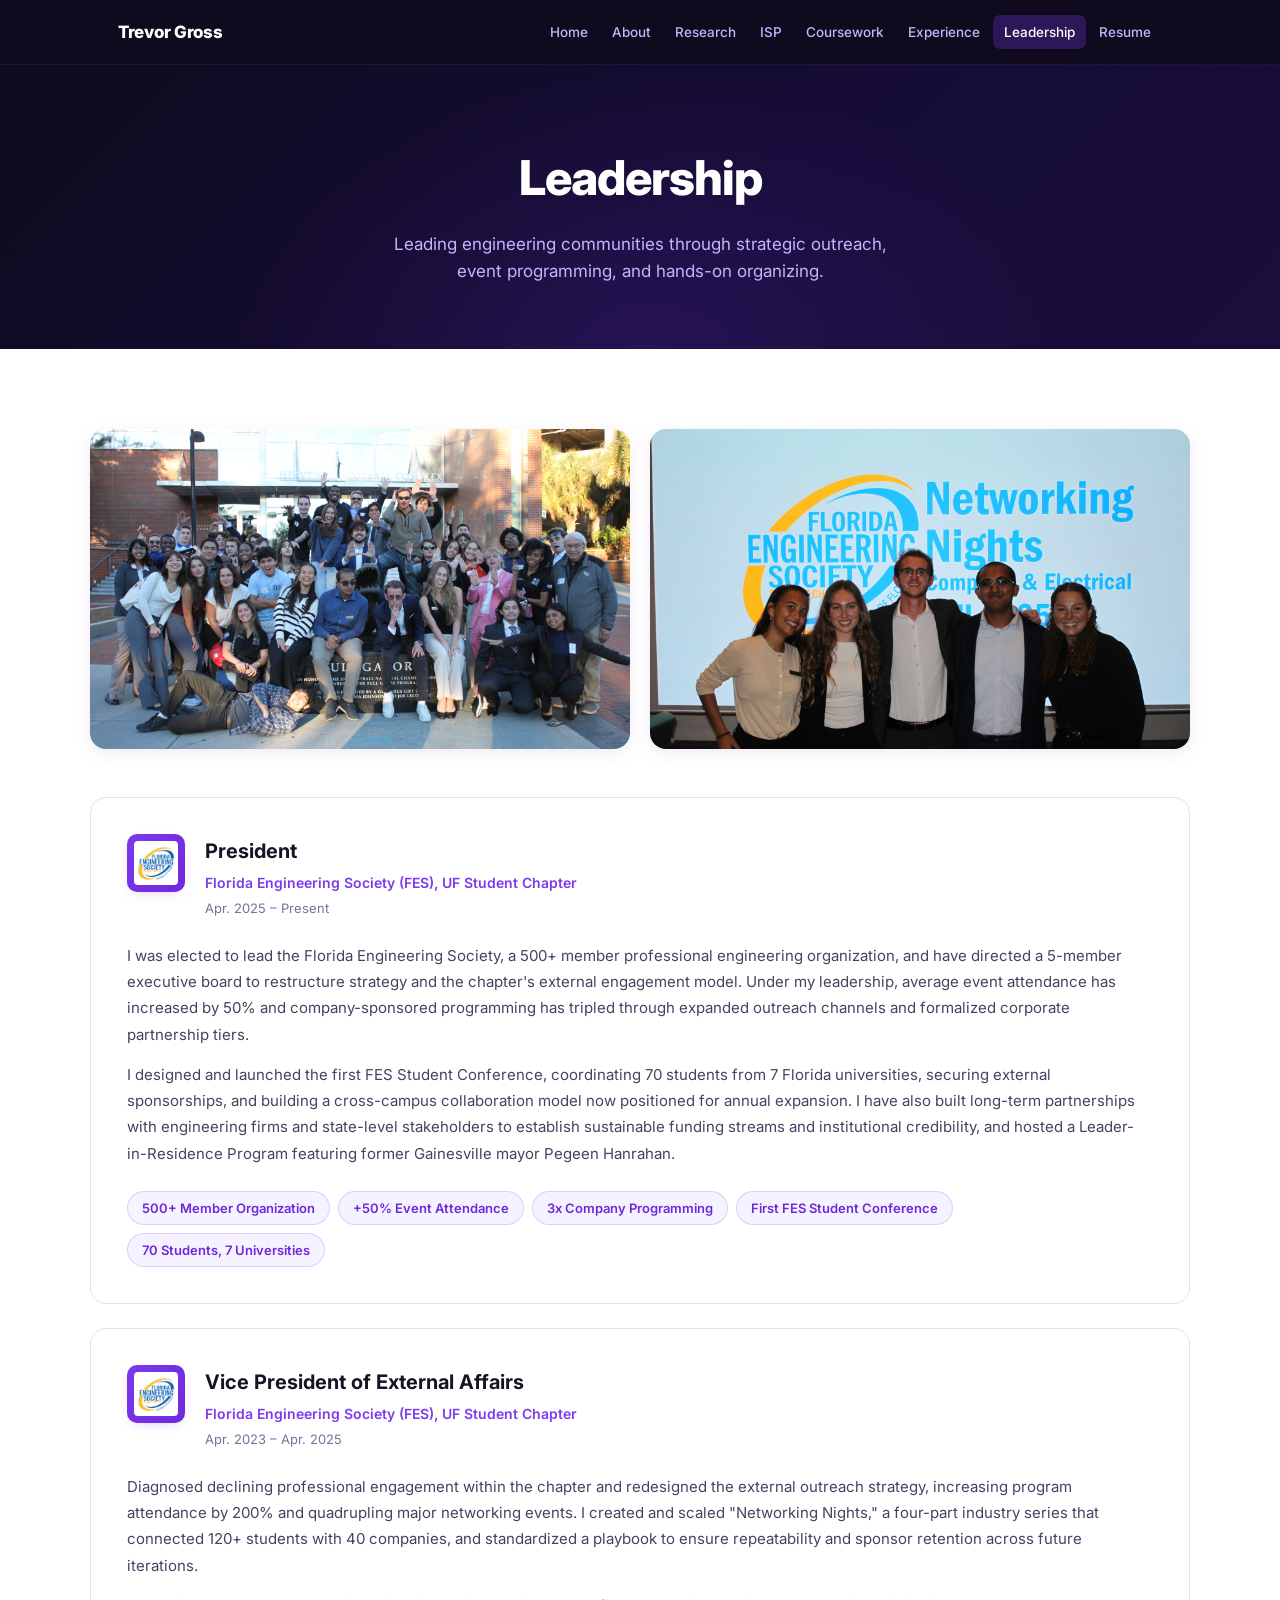
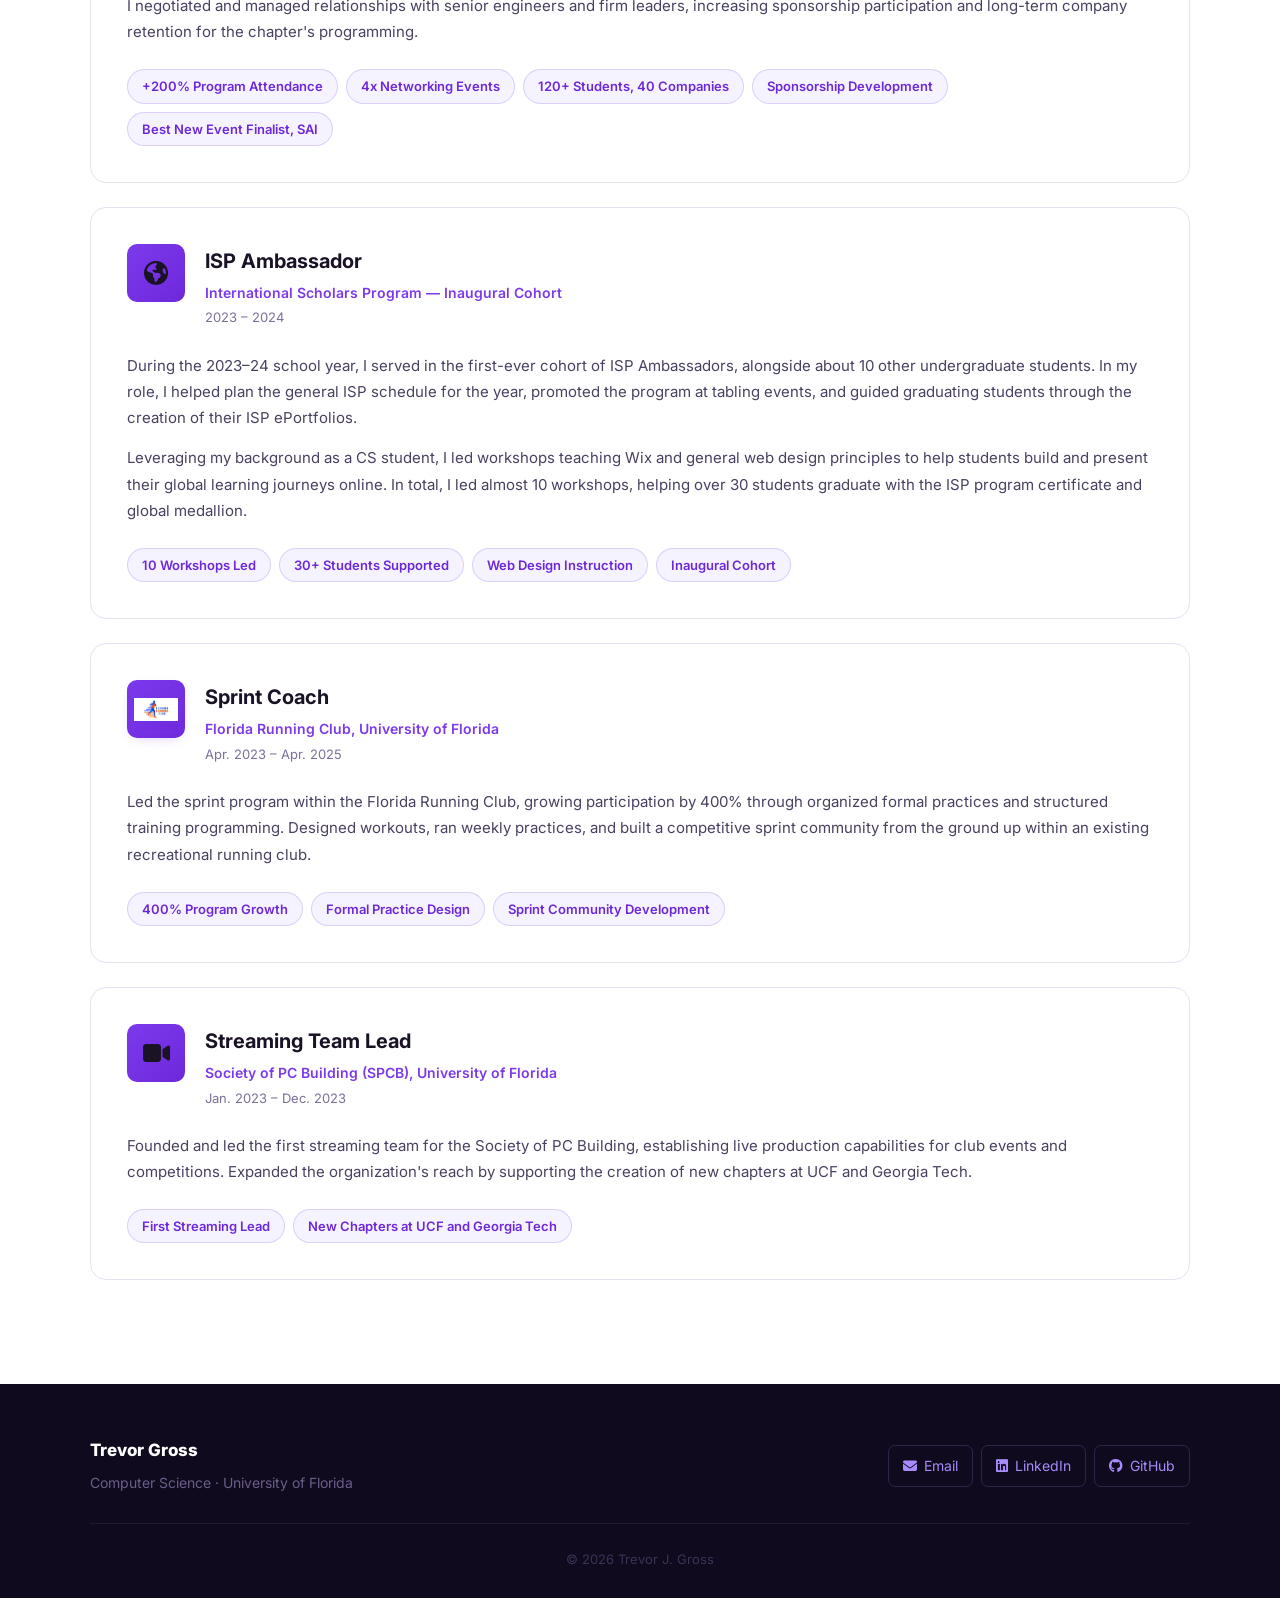
<file: leadership.html>
<!doctype html>
<html lang="en">
<head>
  <meta charset="utf-8">
  <meta name="viewport" content="width=device-width, initial-scale=1">
  <title>Leadership — Trevor Gross</title>
  <link rel="icon" href="favicon.png" type="image/png">
  <link rel="stylesheet" href="https://cdnjs.cloudflare.com/ajax/libs/font-awesome/6.5.0/css/all.min.css">
  <link rel="stylesheet" href="css/main.css">
</head>
<body>

<nav class="site-nav">
  <div class="nav-inner">
    <a href="index.html" class="nav-brand">Trevor Gross</a>
    <button class="nav-toggle" aria-label="Toggle navigation">
      <span></span><span></span><span></span>
    </button>
    <ul class="nav-links">
      <li><a href="index.html">Home</a></li>
      <li><a href="about.html">About</a></li>
      <li><a href="research.html">Research</a></li>
      <li><a href="isp.html">ISP</a></li>
      <li><a href="coursework.html">Coursework</a></li>
      <li><a href="experience.html">Experience</a></li>
      <li><a href="leadership.html" class="active">Leadership</a></li>
      <li><a href="resume.html">Resume</a></li>
    </ul>
  </div>
</nav>

<div class="page-hero">
  <h1>Leadership</h1>
  <p>Leading engineering communities through strategic outreach, event programming, and hands-on organizing.</p>
</div>

<section class="section">
  <div class="section-inner">

    <div style="margin-bottom: 48px; display: grid; grid-template-columns: 1fr 1fr; gap: 20px;">
      <div style="border-radius: var(--radius-lg); overflow: hidden; box-shadow: var(--shadow);">
        <img src="img/fes conference group pic.JPG" alt="FES Student Conference group photo" style="width:100%;height:320px;object-fit:cover;object-position:center center;display:block;">
      </div>
      <div style="border-radius: var(--radius-lg); overflow: hidden; box-shadow: var(--shadow);">
        <img src="img/fes exec nn cise.JPG" alt="FES Networking Nights" style="width:100%;height:320px;object-fit:cover;object-position:center center;display:block;">
      </div>
    </div>

    <!-- FES President -->
    <div class="leadership-card">
      <div class="lc-header">
        <div class="lc-icon"><img src="img/UF FES New Logo on White.jpg" alt="Florida Engineering Society"></div>
        <div>
          <div class="lc-title">President</div>
          <div class="lc-org">Florida Engineering Society (FES), UF Student Chapter</div>
          <div class="lc-period">Apr. 2025 – Present</div>
        </div>
      </div>
      <div class="lc-body">
        <p>
          I was elected to lead the Florida Engineering Society, a 500+ member professional engineering organization, and have directed a 5-member executive board to restructure strategy and the chapter's external engagement model. Under my leadership, average event attendance has increased by 50% and company-sponsored programming has tripled through expanded outreach channels and formalized corporate partnership tiers.
        </p>
        <p>
          I designed and launched the first FES Student Conference, coordinating 70 students from 7 Florida universities, securing external sponsorships, and building a cross-campus collaboration model now positioned for annual expansion. I have also built long-term partnerships with engineering firms and state-level stakeholders to establish sustainable funding streams and institutional credibility, and hosted a Leader-in-Residence Program featuring former Gainesville mayor Pegeen Hanrahan.
        </p>
      </div>
      <div class="impact-tags">
        <span class="impact-tag">500+ Member Organization</span>
        <span class="impact-tag">+50% Event Attendance</span>
        <span class="impact-tag">3x Company Programming</span>
        <span class="impact-tag">First FES Student Conference</span>
        <span class="impact-tag">70 Students, 7 Universities</span>
      </div>
    </div>

    <!-- FES VP -->
    <div class="leadership-card">
      <div class="lc-header">
        <div class="lc-icon"><img src="img/UF FES New Logo on White.jpg" alt="Florida Engineering Society"></div>
        <div>
          <div class="lc-title">Vice President of External Affairs</div>
          <div class="lc-org">Florida Engineering Society (FES), UF Student Chapter</div>
          <div class="lc-period">Apr. 2023 – Apr. 2025</div>
        </div>
      </div>
      <div class="lc-body">
        <p>
          Diagnosed declining professional engagement within the chapter and redesigned the external outreach strategy, increasing program attendance by 200% and quadrupling major networking events. I created and scaled "Networking Nights," a four-part industry series that connected 120+ students with 40 companies, and standardized a playbook to ensure repeatability and sponsor retention across future iterations.
        </p>
        <p>
          I negotiated and managed relationships with senior engineers and firm leaders, increasing sponsorship participation and long-term company retention for the chapter's programming.
        </p>
      </div>
      <div class="impact-tags">
        <span class="impact-tag">+200% Program Attendance</span>
        <span class="impact-tag">4x Networking Events</span>
        <span class="impact-tag">120+ Students, 40 Companies</span>
        <span class="impact-tag">Sponsorship Development</span>
        <span class="impact-tag">Best New Event Finalist, SAI</span>
      </div>
    </div>

    <!-- ISP Ambassador -->
    <div class="leadership-card">
      <div class="lc-header">
        <div class="lc-icon"><i class="fa-solid fa-earth-americas"></i></div>
        <div>
          <div class="lc-title">ISP Ambassador</div>
          <div class="lc-org">International Scholars Program — Inaugural Cohort</div>
          <div class="lc-period">2023 – 2024</div>
        </div>
      </div>
      <div class="lc-body">
        <p>
          During the 2023–24 school year, I served in the first-ever cohort of ISP Ambassadors, alongside about 10 other undergraduate students. In my role, I helped plan the general ISP schedule for the year, promoted the program at tabling events, and guided graduating students through the creation of their ISP ePortfolios.
        </p>
        <p>
          Leveraging my background as a CS student, I led workshops teaching Wix and general web design principles to help students build and present their global learning journeys online. In total, I led almost 10 workshops, helping over 30 students graduate with the ISP program certificate and global medallion.
        </p>
      </div>
      <div class="impact-tags">
        <span class="impact-tag">10 Workshops Led</span>
        <span class="impact-tag">30+ Students Supported</span>
        <span class="impact-tag">Web Design Instruction</span>
        <span class="impact-tag">Inaugural Cohort</span>
      </div>
    </div>

    <!-- Sprint Coach -->
    <div class="leadership-card">
      <div class="lc-header">
        <div class="lc-icon"><img src="img/frc logo.jpg" alt="Florida Running Club"></div>
        <div>
          <div class="lc-title">Sprint Coach</div>
          <div class="lc-org">Florida Running Club, University of Florida</div>
          <div class="lc-period">Apr. 2023 – Apr. 2025</div>
        </div>
      </div>
      <div class="lc-body">
        <p>
          Led the sprint program within the Florida Running Club, growing participation by 400% through organized formal practices and structured training programming. Designed workouts, ran weekly practices, and built a competitive sprint community from the ground up within an existing recreational running club.
        </p>
      </div>
      <div class="impact-tags">
        <span class="impact-tag">400% Program Growth</span>
        <span class="impact-tag">Formal Practice Design</span>
        <span class="impact-tag">Sprint Community Development</span>
      </div>
    </div>

    <!-- SPCB Streaming Team Lead -->
    <div class="leadership-card">
      <div class="lc-header">
        <div class="lc-icon"><i class="fa-solid fa-video"></i></div>
        <div>
          <div class="lc-title">Streaming Team Lead</div>
          <div class="lc-org">Society of PC Building (SPCB), University of Florida</div>
          <div class="lc-period">Jan. 2023 – Dec. 2023</div>
        </div>
      </div>
      <div class="lc-body">
        <p>
          Founded and led the first streaming team for the Society of PC Building, establishing live production capabilities for club events and competitions. Expanded the organization's reach by supporting the creation of new chapters at UCF and Georgia Tech.
        </p>
      </div>
      <div class="impact-tags">
        <span class="impact-tag">First Streaming Lead</span>
        <span class="impact-tag">New Chapters at UCF and Georgia Tech</span>
      </div>
    </div>

  </div>
</section>

<footer class="site-footer">
  <div class="footer-inner">
    <div>
      <div class="footer-name">Trevor Gross</div>
      <div class="footer-tagline">Computer Science · University of Florida</div>
    </div>
    <div class="footer-links">
      <a href="mailto:grosstrevor000@gmail.com" class="footer-link"><i class="fa-solid fa-envelope"></i> Email</a>
      <a href="https://www.linkedin.com/in/trevorjgross/" target="_blank" class="footer-link"><i class="fa-brands fa-linkedin"></i> LinkedIn</a>
      <a href="https://github.com/GrossTrevor" target="_blank" class="footer-link"><i class="fa-brands fa-github"></i> GitHub</a>
    </div>
  </div>
  <div class="footer-bottom">© 2026 Trevor J. Gross</div>
</footer>

<script src="js/nav.js"></script>
</body>
</html>
</file>
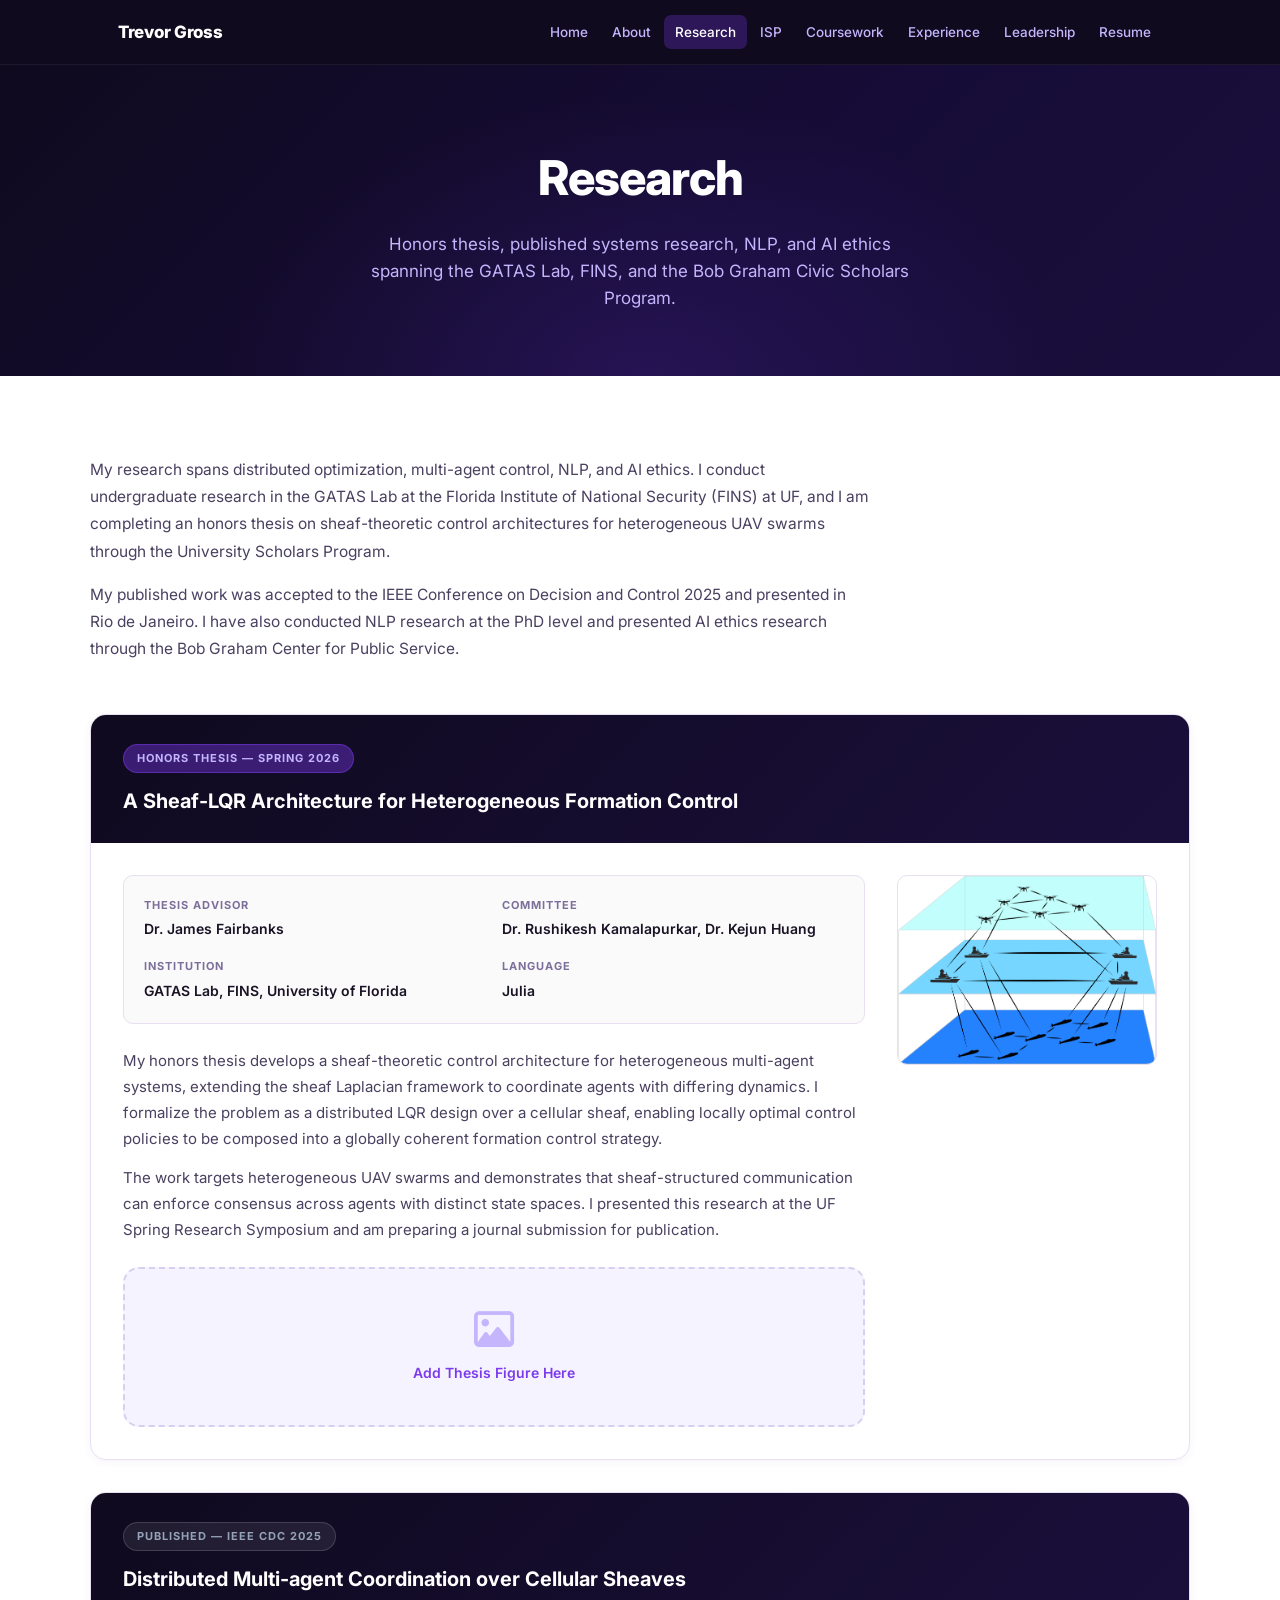
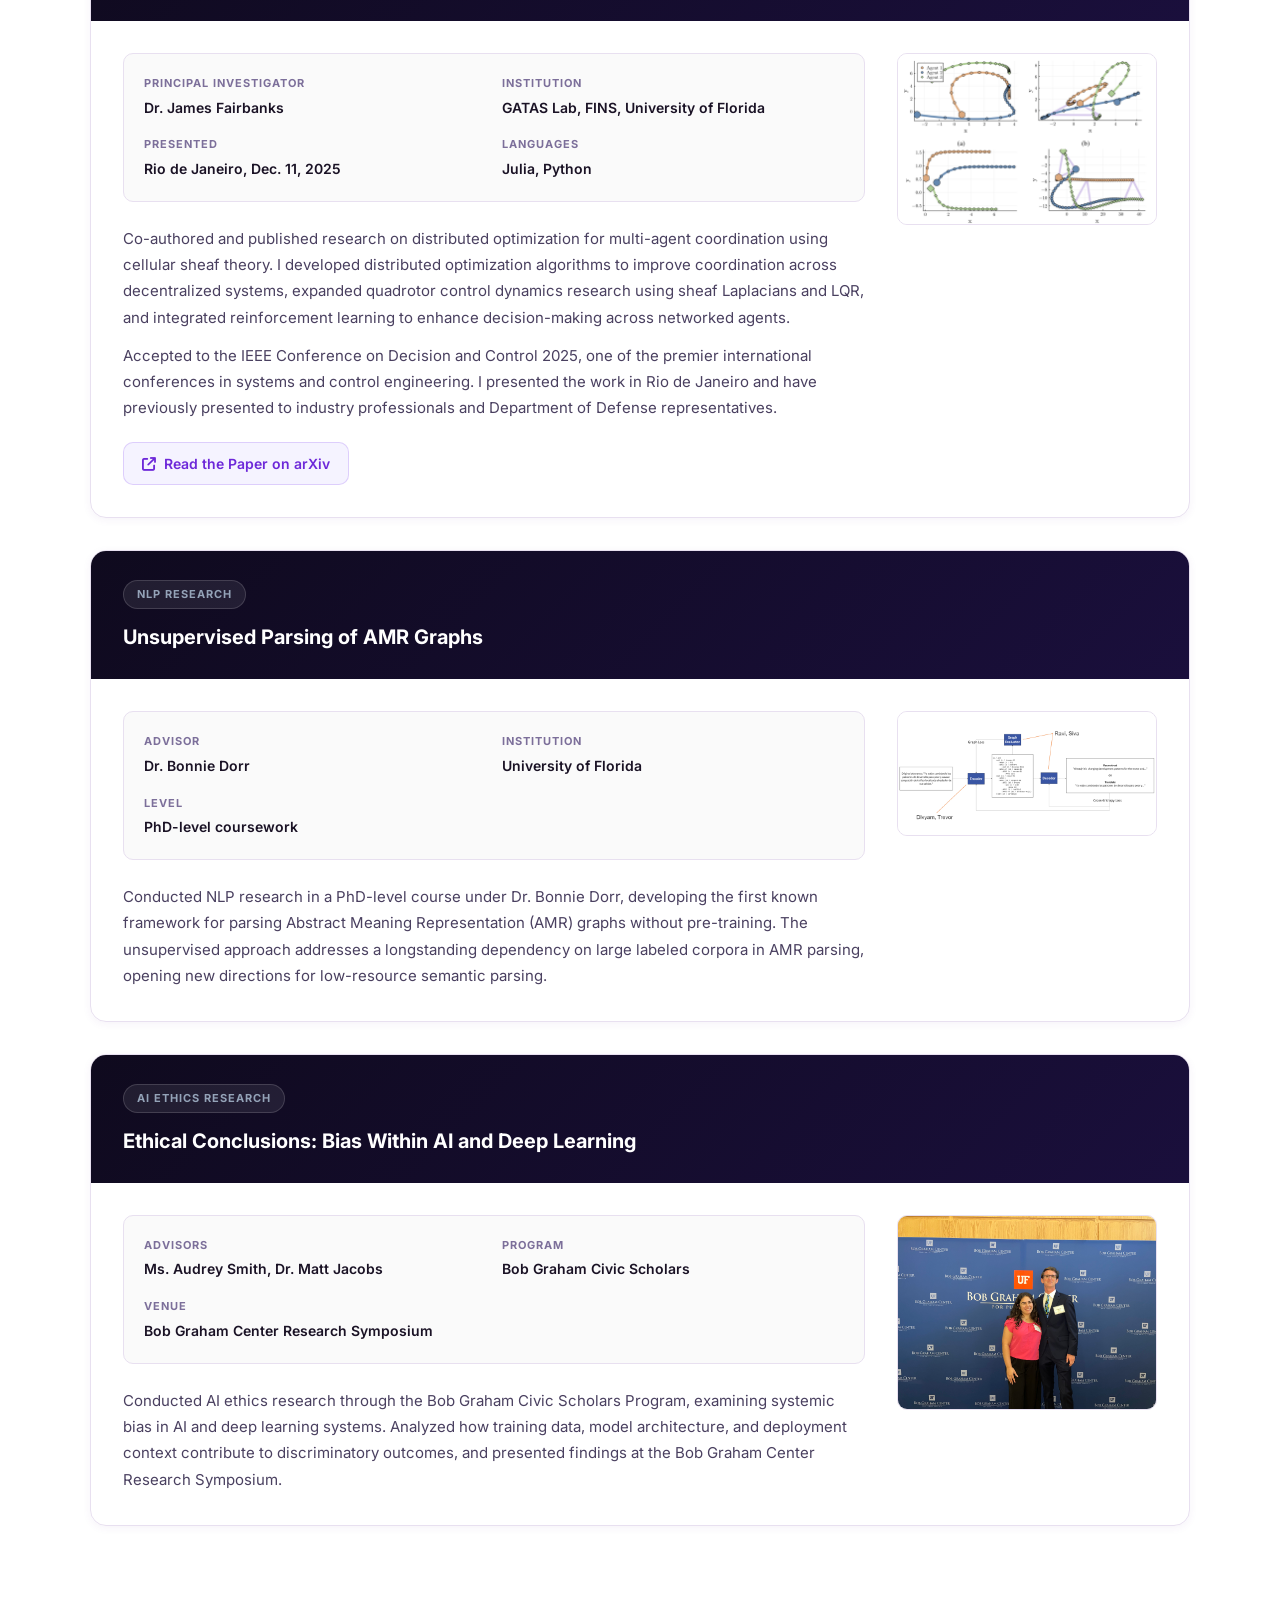
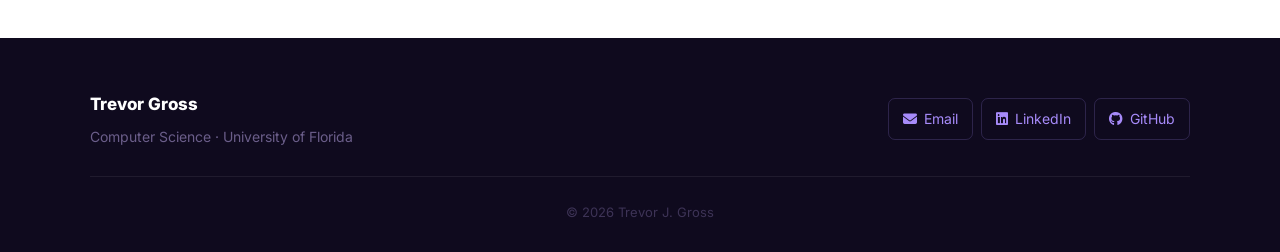
<file: research.html>
<!doctype html>
<html lang="en">
<head>
  <meta charset="utf-8">
  <meta name="viewport" content="width=device-width, initial-scale=1">
  <title>Research — Trevor Gross</title>
  <link rel="icon" href="favicon.png" type="image/png">
  <link rel="stylesheet" href="https://cdnjs.cloudflare.com/ajax/libs/font-awesome/6.5.0/css/all.min.css">
  <link rel="stylesheet" href="css/main.css">
</head>
<body>

<nav class="site-nav">
  <div class="nav-inner">
    <a href="index.html" class="nav-brand">Trevor Gross</a>
    <button class="nav-toggle" aria-label="Toggle navigation">
      <span></span><span></span><span></span>
    </button>
    <ul class="nav-links">
      <li><a href="index.html">Home</a></li>
      <li><a href="about.html">About</a></li>
      <li><a href="research.html" class="active">Research</a></li>
      <li><a href="isp.html">ISP</a></li>
      <li><a href="coursework.html">Coursework</a></li>
      <li><a href="experience.html">Experience</a></li>
      <li><a href="leadership.html">Leadership</a></li>
      <li><a href="resume.html">Resume</a></li>
    </ul>
  </div>
</nav>

<div class="page-hero">
  <h1>Research</h1>
  <p>Honors thesis, published systems research, NLP, and AI ethics spanning the GATAS Lab, FINS, and the Bob Graham Civic Scholars Program.</p>
</div>

<section class="section">
  <div class="section-inner">

    <p style="font-size: 15.5px; color: var(--text-secondary); line-height: 1.75; max-width: 780px; margin-bottom: 16px;">
      My research spans distributed optimization, multi-agent control, NLP, and AI ethics. I conduct undergraduate research in the GATAS Lab at the Florida Institute of National Security (FINS) at UF, and I am completing an honors thesis on sheaf-theoretic control architectures for heterogeneous UAV swarms through the University Scholars Program.
    </p>
    <p style="font-size: 15.5px; color: var(--text-secondary); line-height: 1.75; max-width: 780px; margin-bottom: 52px;">
      My published work was accepted to the IEEE Conference on Decision and Control 2025 and presented in Rio de Janeiro. I have also conducted NLP research at the PhD level and presented AI ethics research through the Bob Graham Center for Public Service.
    </p>

    <!-- Honors Thesis -->
    <div class="project-card">
      <div class="project-card-header">
        <div class="project-badge badge-current">Honors Thesis — Spring 2026</div>
        <h3>A Sheaf-LQR Architecture for Heterogeneous Formation Control</h3>
      </div>
      <div class="project-card-body">
        <div>
          <div class="project-meta">
            <div>
              <div class="meta-label">Thesis Advisor</div>
              <div class="meta-value">Dr. James Fairbanks</div>
            </div>
            <div>
              <div class="meta-label">Committee</div>
              <div class="meta-value">Dr. Rushikesh Kamalapurkar, Dr. Kejun Huang</div>
            </div>
            <div>
              <div class="meta-label">Institution</div>
              <div class="meta-value">GATAS Lab, FINS, University of Florida</div>
            </div>
            <div>
              <div class="meta-label">Language</div>
              <div class="meta-value">Julia</div>
            </div>
          </div>

          <p class="project-desc">
            My honors thesis develops a sheaf-theoretic control architecture for heterogeneous multi-agent systems, extending the sheaf Laplacian framework to coordinate agents with differing dynamics. I formalize the problem as a distributed LQR design over a cellular sheaf, enabling locally optimal control policies to be composed into a globally coherent formation control strategy.
          </p>
          <p class="project-desc">
            The work targets heterogeneous UAV swarms and demonstrates that sheaf-structured communication can enforce consensus across agents with distinct state spaces. I presented this research at the UF Spring Research Symposium and am preparing a journal submission for publication.
          </p>

          <div class="photo-placeholder" style="min-height: 140px; margin-top: 24px;">
            <div class="ph-inner">
              <i class="fa-regular fa-image"></i>
              <span>Add Thesis Figure Here</span>
            </div>
          </div>
        </div>

        <div class="project-img-box">
          <img src="img/vehicles.png" alt="Sheaf-LQR formation control numerical examples">
        </div>
      </div>
    </div>

    <!-- Published IEEE CDC Paper -->
    <div class="project-card">
      <div class="project-card-header">
        <div class="project-badge badge-past">Published — IEEE CDC 2025</div>
        <h3>Distributed Multi-agent Coordination over Cellular Sheaves</h3>
      </div>
      <div class="project-card-body">
        <div>
          <div class="project-meta">
            <div>
              <div class="meta-label">Principal Investigator</div>
              <div class="meta-value">Dr. James Fairbanks</div>
            </div>
            <div>
              <div class="meta-label">Institution</div>
              <div class="meta-value">GATAS Lab, FINS, University of Florida</div>
            </div>
            <div>
              <div class="meta-label">Presented</div>
              <div class="meta-value">Rio de Janeiro, Dec. 11, 2025</div>
            </div>
            <div>
              <div class="meta-label">Languages</div>
              <div class="meta-value">Julia, Python</div>
            </div>
          </div>

          <p class="project-desc">
            Co-authored and published research on distributed optimization for multi-agent coordination using cellular sheaf theory. I developed distributed optimization algorithms to improve coordination across decentralized systems, expanded quadrotor control dynamics research using sheaf Laplacians and LQR, and integrated reinforcement learning to enhance decision-making across networked agents.
          </p>
          <p class="project-desc">
            Accepted to the IEEE Conference on Decision and Control 2025, one of the premier international conferences in systems and control engineering. I presented the work in Rio de Janeiro and have previously presented to industry professionals and Department of Defense representatives.
          </p>

          <a href="https://arxiv.org/abs/2504.02049" target="_blank" class="project-link-btn">
            <i class="fa-solid fa-arrow-up-right-from-square"></i>
            Read the Paper on arXiv
          </a>
        </div>

        <div class="project-img-box">
          <img src="img/examples.png" alt="Multi-agent vehicle coordination diagram">
        </div>
      </div>
    </div>

    <!-- NLP Research -->
    <div class="project-card">
      <div class="project-card-header">
        <div class="project-badge badge-past">NLP Research</div>
        <h3>Unsupervised Parsing of AMR Graphs</h3>
      </div>
      <div class="project-card-body">
        <div>
          <div class="project-meta">
            <div>
              <div class="meta-label">Advisor</div>
              <div class="meta-value">Dr. Bonnie Dorr</div>
            </div>
            <div>
              <div class="meta-label">Institution</div>
              <div class="meta-value">University of Florida</div>
            </div>
            <div>
              <div class="meta-label">Level</div>
              <div class="meta-value">PhD-level coursework</div>
            </div>
          </div>

          <p class="project-desc">
            Conducted NLP research in a PhD-level course under Dr. Bonnie Dorr, developing the first known framework for parsing Abstract Meaning Representation (AMR) graphs without pre-training. The unsupervised approach addresses a longstanding dependency on large labeled corpora in AMR parsing, opening new directions for low-resource semantic parsing.
          </p>
        </div>

        <div class="project-img-box">
          <img src="img/Screenshot 2026-04-19 222026.png" alt="AMR graph encoder-decoder architecture diagram">
        </div>
      </div>
    </div>

    <!-- Bob Graham AI Ethics -->
    <div class="project-card">
      <div class="project-card-header">
        <div class="project-badge badge-past">AI Ethics Research</div>
        <h3>Ethical Conclusions: Bias Within AI and Deep Learning</h3>
      </div>
      <div class="project-card-body">
        <div>
          <div class="project-meta">
            <div>
              <div class="meta-label">Advisors</div>
              <div class="meta-value">Ms. Audrey Smith, Dr. Matt Jacobs</div>
            </div>
            <div>
              <div class="meta-label">Program</div>
              <div class="meta-value">Bob Graham Civic Scholars</div>
            </div>
            <div>
              <div class="meta-label">Venue</div>
              <div class="meta-value">Bob Graham Center Research Symposium</div>
            </div>
          </div>

          <p class="project-desc">
            Conducted AI ethics research through the Bob Graham Civic Scholars Program, examining systemic bias in AI and deep learning systems. Analyzed how training data, model architecture, and deployment context contribute to discriminatory outcomes, and presented findings at the Bob Graham Center Research Symposium.
          </p>
        </div>

        <div class="project-img-box">
          <img src="img/IMG_3340.jpg" alt="Trevor Gross at the Bob Graham Center Research Symposium">
        </div>
      </div>
    </div>

  </div>
</section>

<footer class="site-footer">
  <div class="footer-inner">
    <div>
      <div class="footer-name">Trevor Gross</div>
      <div class="footer-tagline">Computer Science · University of Florida</div>
    </div>
    <div class="footer-links">
      <a href="mailto:grosstrevor000@gmail.com" class="footer-link"><i class="fa-solid fa-envelope"></i> Email</a>
      <a href="https://www.linkedin.com/in/trevorjgross/" target="_blank" class="footer-link"><i class="fa-brands fa-linkedin"></i> LinkedIn</a>
      <a href="https://github.com/GrossTrevor" target="_blank" class="footer-link"><i class="fa-brands fa-github"></i> GitHub</a>
    </div>
  </div>
  <div class="footer-bottom">© 2026 Trevor J. Gross</div>
</footer>

<script src="js/nav.js"></script>
</body>
</html>
</file>
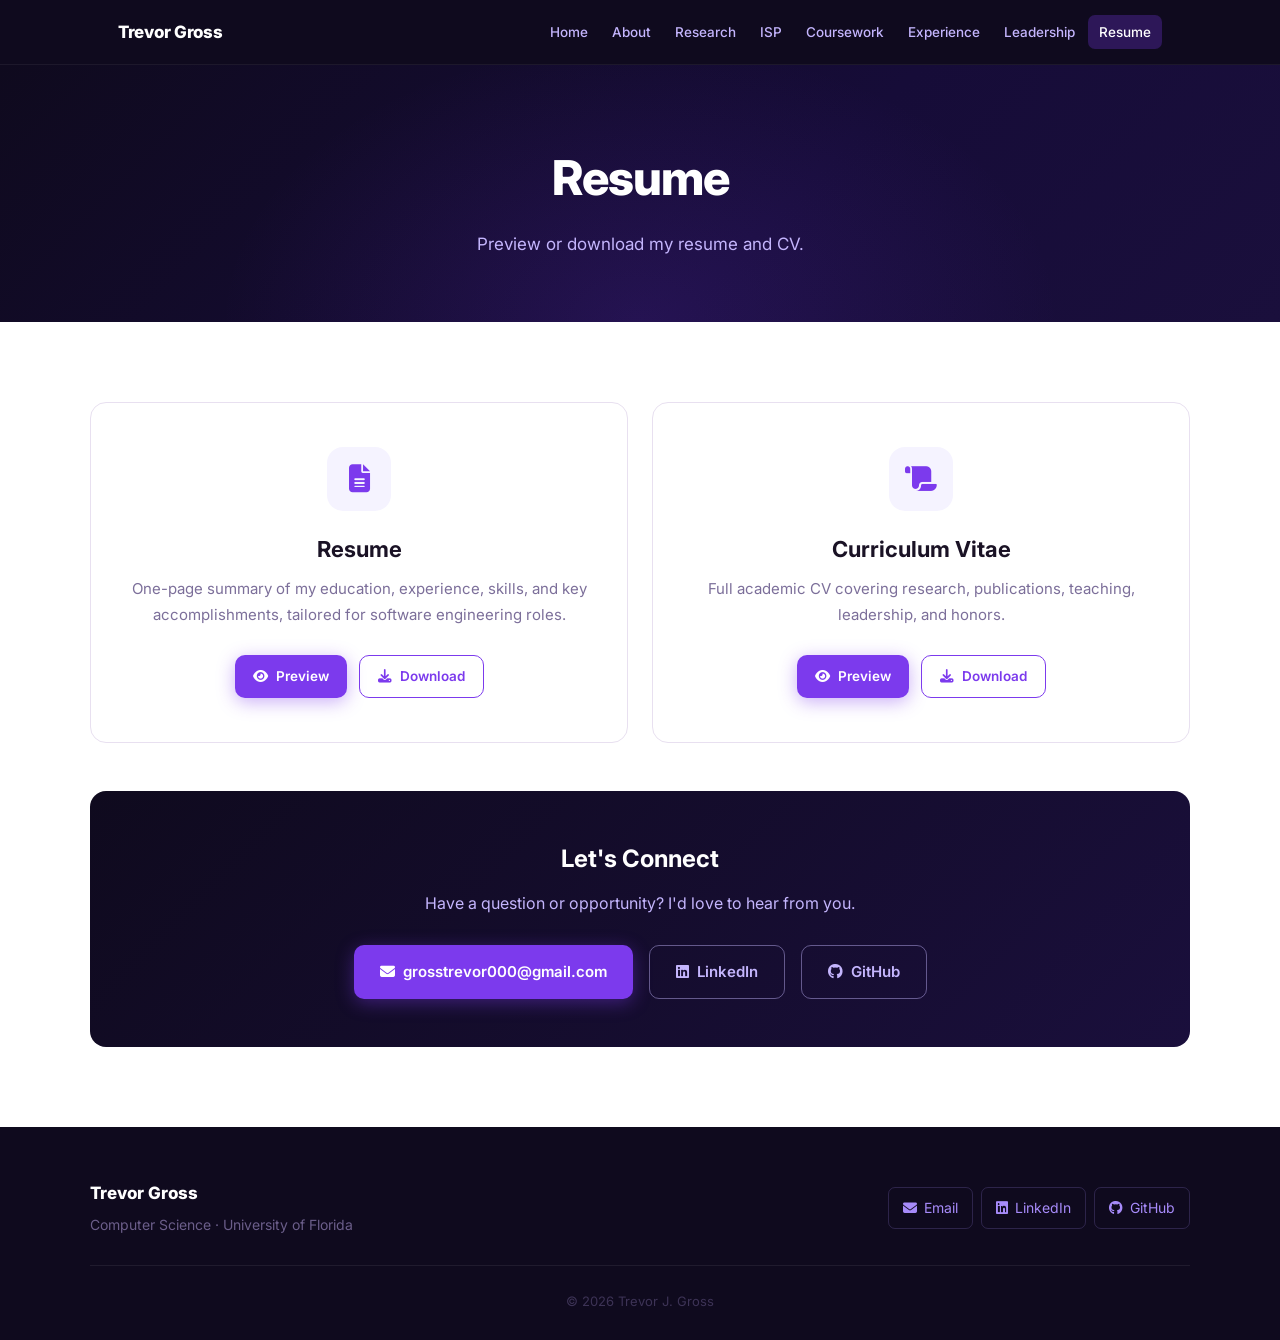
<file: resume.html>
<!doctype html>
<html lang="en">
<head>
  <meta charset="utf-8">
  <meta name="viewport" content="width=device-width, initial-scale=1">
  <title>Resume — Trevor Gross</title>
  <link rel="icon" href="favicon.png" type="image/png">
  <link rel="stylesheet" href="https://cdnjs.cloudflare.com/ajax/libs/font-awesome/6.5.0/css/all.min.css">
  <link rel="stylesheet" href="css/main.css">
</head>
<body>

<nav class="site-nav">
  <div class="nav-inner">
    <a href="index.html" class="nav-brand">Trevor Gross</a>
    <button class="nav-toggle" aria-label="Toggle navigation">
      <span></span><span></span><span></span>
    </button>
    <ul class="nav-links">
      <li><a href="index.html">Home</a></li>
      <li><a href="about.html">About</a></li>
      <li><a href="research.html">Research</a></li>
      <li><a href="isp.html">ISP</a></li>
      <li><a href="coursework.html">Coursework</a></li>
      <li><a href="experience.html">Experience</a></li>
      <li><a href="leadership.html">Leadership</a></li>
      <li><a href="resume.html" class="active">Resume</a></li>
    </ul>
  </div>
</nav>

<div class="page-hero">
  <h1>Resume</h1>
  <p>Preview or download my resume and CV.</p>
</div>

<section class="section">
  <div class="section-inner">

    <div class="resume-grid">
      <!-- Resume -->
      <div class="resume-card">
        <div class="rc-icon"><i class="fa-solid fa-file-lines"></i></div>
        <h3>Resume</h3>
        <p>One-page summary of my education, experience, skills, and key accomplishments, tailored for software engineering roles.</p>
        <div class="resume-actions">
          <a href="docs/Trevor_Gross_Resume.pdf" target="_blank" class="btn btn-primary btn-sm">
            <i class="fa-solid fa-eye"></i> Preview
          </a>
          <a href="docs/Trevor_Gross_Resume.pdf" download class="btn btn-outline-dark btn-sm">
            <i class="fa-solid fa-download"></i> Download
          </a>
        </div>
      </div>

      <!-- CV -->
      <div class="resume-card">
        <div class="rc-icon"><i class="fa-solid fa-scroll"></i></div>
        <h3>Curriculum Vitae</h3>
        <p>Full academic CV covering research, publications, teaching, leadership, and honors.</p>
        <div class="resume-actions">
          <a href="docs/CUR.FTP Trevor Gross CV.pdf" target="_blank" class="btn btn-primary btn-sm">
            <i class="fa-solid fa-eye"></i> Preview
          </a>
          <a href="docs/CUR.FTP Trevor Gross CV.pdf" download class="btn btn-outline-dark btn-sm">
            <i class="fa-solid fa-download"></i> Download
          </a>
        </div>
      </div>
    </div>

    <!-- Contact CTA -->
    <div class="contact-cta">
      <h3>Let's Connect</h3>
      <p>Have a question or opportunity? I'd love to hear from you.</p>
      <div class="contact-links">
        <a href="mailto:grosstrevor000@gmail.com" class="btn btn-primary">
          <i class="fa-solid fa-envelope"></i> grosstrevor000@gmail.com
        </a>
<a href="https://www.linkedin.com/in/trevorjgross/" target="_blank" class="btn btn-outline">
          <i class="fa-brands fa-linkedin"></i> LinkedIn
        </a>
        <a href="https://github.com/GrossTrevor" target="_blank" class="btn btn-outline">
          <i class="fa-brands fa-github"></i> GitHub
        </a>
      </div>
    </div>

  </div>
</section>

<footer class="site-footer">
  <div class="footer-inner">
    <div>
      <div class="footer-name">Trevor Gross</div>
      <div class="footer-tagline">Computer Science · University of Florida</div>
    </div>
    <div class="footer-links">
      <a href="mailto:grosstrevor000@gmail.com" class="footer-link"><i class="fa-solid fa-envelope"></i> Email</a>
      <a href="https://www.linkedin.com/in/trevorjgross/" target="_blank" class="footer-link"><i class="fa-brands fa-linkedin"></i> LinkedIn</a>
      <a href="https://github.com/GrossTrevor" target="_blank" class="footer-link"><i class="fa-brands fa-github"></i> GitHub</a>
    </div>
  </div>
  <div class="footer-bottom">© 2026 Trevor J. Gross</div>
</footer>

<script src="js/nav.js"></script>
</body>
</html>
</file>
<file: css/main.css>
@import url('https://fonts.googleapis.com/css2?family=Inter:wght@400;500;600;700;800&display=swap');

/* ===== VARIABLES ===== */
:root {
  --accent:       #7c3aed;
  --accent-dark:  #6d28d9;
  --accent-hover: #5b21b6;
  --accent-light: #f5f3ff;
  --navy:         #0f0a1e;
  --navy-mid:     #1a0f3c;
  --navy-light:   #2d1b69;
  --bg:           #ffffff;
  --bg-alt:       #fafafa;
  --text:         #1a1225;
  --text-secondary: #4a4060;
  --text-muted:   #7c6f9a;
  --border:       #e8e0f0;
  --radius:       10px;
  --radius-lg:    16px;
  --shadow:       0 4px 16px rgba(100, 50, 150, 0.10);
  --shadow-hover: 0 8px 32px rgba(100, 50, 150, 0.18);
  --max-width:    1100px;
  --nav-height:   64px;
}

/* ===== RESET ===== */
*, *::before, *::after { box-sizing: border-box; margin: 0; padding: 0; }
html { scroll-behavior: smooth; }
body {
  font-family: 'Inter', -apple-system, BlinkMacSystemFont, 'Segoe UI', sans-serif;
  color: var(--text);
  background: var(--bg);
  line-height: 1.7;
  font-size: 16px;
}
img { max-width: 100%; height: auto; display: block; }
a { color: var(--accent); text-decoration: none; transition: color 0.15s; }
a:hover { color: var(--accent-dark); }
ul { list-style: none; }
p { margin-bottom: 14px; }
p:last-child { margin-bottom: 0; }

/* ===== NAVIGATION ===== */
.site-nav {
  position: sticky;
  top: 0;
  z-index: 100;
  background: var(--navy);
  border-bottom: 1px solid rgba(255, 255, 255, 0.06);
}

.nav-inner {
  max-width: var(--max-width);
  margin: 0 auto;
  padding: 0 28px;
  height: var(--nav-height);
  display: flex;
  align-items: center;
  justify-content: space-between;
}

.nav-brand {
  font-size: 17px;
  font-weight: 800;
  color: #fff;
  letter-spacing: -0.3px;
  flex-shrink: 0;
}
.nav-brand:hover { color: #c4b5fd; }

.nav-links {
  display: flex;
  align-items: center;
  gap: 2px;
}
.nav-links a {
  display: block;
  padding: 6px 11px;
  font-size: 13.5px;
  font-weight: 500;
  color: #c4b5fd;
  border-radius: 7px;
  transition: background 0.15s, color 0.15s;
}
.nav-links a:hover,
.nav-links a.active {
  background: rgba(124, 58, 237, 0.28);
  color: #fff;
}

.nav-toggle {
  display: none;
  flex-direction: column;
  gap: 5px;
  background: none;
  border: none;
  cursor: pointer;
  padding: 8px;
}
.nav-toggle span {
  display: block;
  width: 22px;
  height: 2px;
  background: #c4b5fd;
  border-radius: 2px;
  transition: transform 0.2s, opacity 0.2s;
}

/* ===== BUTTONS ===== */
.btn {
  display: inline-flex;
  align-items: center;
  gap: 8px;
  padding: 13px 26px;
  font-size: 15px;
  font-weight: 600;
  border-radius: var(--radius);
  cursor: pointer;
  transition: all 0.2s;
  border: none;
  text-decoration: none;
  white-space: nowrap;
}
.btn-primary {
  background: var(--accent);
  color: #fff;
  box-shadow: 0 4px 18px rgba(124, 58, 237, 0.4);
}
.btn-primary:hover {
  background: var(--accent-dark);
  color: #fff;
  transform: translateY(-1px);
  box-shadow: 0 6px 24px rgba(124, 58, 237, 0.5);
}
.btn-outline {
  background: transparent;
  color: #c4b5fd;
  border: 1.5px solid rgba(196, 181, 253, 0.45);
}
.btn-outline:hover {
  background: rgba(124, 58, 237, 0.15);
  color: #fff;
  border-color: rgba(196, 181, 253, 0.75);
}
.btn-outline-dark {
  background: transparent;
  color: var(--accent);
  border: 1.5px solid var(--accent);
}
.btn-outline-dark:hover {
  background: var(--accent);
  color: #fff;
}
.btn-sm {
  padding: 9px 18px;
  font-size: 13.5px;
}

/* ===== HOME HERO ===== */
.home-hero {
  background: linear-gradient(135deg, var(--navy) 0%, #160c38 50%, var(--navy-mid) 100%);
  min-height: 100vh;
  display: flex;
  align-items: center;
  padding: 96px 28px;
  position: relative;
  overflow: hidden;
}
.home-hero::before {
  content: '';
  position: absolute;
  inset: 0;
  background: radial-gradient(ellipse 900px 700px at 30% 50%, rgba(124, 58, 237, 0.18) 0%, transparent 65%);
  pointer-events: none;
}
.home-hero::after {
  content: '';
  position: absolute;
  bottom: -80px;
  right: -80px;
  width: 500px;
  height: 500px;
  border-radius: 50%;
  background: radial-gradient(circle, rgba(109, 40, 217, 0.12) 0%, transparent 70%);
  pointer-events: none;
}

.home-hero-inner {
  max-width: var(--max-width);
  margin: 0 auto;
  width: 100%;
  display: grid;
  grid-template-columns: 1fr auto;
  gap: 64px;
  align-items: center;
  position: relative;
  z-index: 1;
}

.hero-eyebrow {
  display: inline-flex;
  align-items: center;
  gap: 8px;
  font-size: 12.5px;
  font-weight: 600;
  letter-spacing: 1.5px;
  text-transform: uppercase;
  color: #a78bfa;
  margin-bottom: 20px;
  border: 1px solid rgba(167, 139, 250, 0.3);
  padding: 6px 16px;
  border-radius: 100px;
}

.home-hero h1 {
  font-size: clamp(44px, 6vw, 72px);
  font-weight: 800;
  color: #fff;
  letter-spacing: -2px;
  line-height: 1.05;
  margin-bottom: 20px;
}
.home-hero h1 .accent { color: #a78bfa; }

.hero-subtitle {
  font-size: clamp(16px, 1.8vw, 19px);
  color: #c4b5fd;
  max-width: 520px;
  line-height: 1.65;
  margin-bottom: 40px;
}

.hero-actions {
  display: flex;
  gap: 14px;
  flex-wrap: wrap;
}

.hero-photo-wrap {
  position: relative;
  flex-shrink: 0;
}
.hero-photo-wrap::before {
  content: '';
  position: absolute;
  inset: -12px;
  border-radius: 50%;
  border: 1.5px solid rgba(124, 58, 237, 0.35);
  animation: pulse-ring 3s ease-in-out infinite;
}
.hero-photo-wrap::after {
  content: '';
  position: absolute;
  inset: -26px;
  border-radius: 50%;
  border: 1px solid rgba(124, 58, 237, 0.15);
}
@keyframes pulse-ring {
  0%, 100% { transform: scale(1); opacity: 1; }
  50% { transform: scale(1.04); opacity: 0.6; }
}

.hero-photo {
  width: 260px;
  height: 260px;
  border-radius: 50%;
  object-fit: cover;
  object-position: top center;
  border: 3px solid rgba(124, 58, 237, 0.5);
  box-shadow: 0 0 60px rgba(124, 58, 237, 0.35);
}

/* ===== PAGE HERO ===== */
.page-hero {
  background: linear-gradient(135deg, var(--navy) 0%, #160c38 60%, var(--navy-mid) 100%);
  padding: 72px 28px 64px;
  text-align: center;
  position: relative;
  overflow: hidden;
}
.page-hero::before {
  content: '';
  position: absolute;
  inset: 0;
  background: radial-gradient(ellipse 600px 400px at 50% 100%, rgba(124, 58, 237, 0.15) 0%, transparent 70%);
  pointer-events: none;
}
.page-hero h1 {
  font-size: clamp(30px, 5vw, 48px);
  font-weight: 800;
  color: #fff;
  letter-spacing: -1px;
  margin-bottom: 12px;
  position: relative;
}
.page-hero p {
  font-size: 17px;
  color: #c4b5fd;
  max-width: 540px;
  margin: 0 auto;
  line-height: 1.6;
  position: relative;
}

/* ===== SECTION ===== */
.section {
  padding: 80px 28px;
}
.section-alt {
  background: var(--bg-alt);
}
.section-inner {
  max-width: var(--max-width);
  margin: 0 auto;
}
.section-label {
  font-size: 12px;
  font-weight: 700;
  letter-spacing: 2px;
  text-transform: uppercase;
  color: var(--accent);
  margin-bottom: 10px;
}
.section-title {
  font-size: 28px;
  font-weight: 800;
  color: var(--text);
  letter-spacing: -0.5px;
  margin-bottom: 8px;
}
.section-lead {
  font-size: 16px;
  color: var(--text-muted);
  max-width: 640px;
  margin-bottom: 48px;
}

/* ===== HOME SECTION CARDS ===== */
.section-cards {
  display: grid;
  grid-template-columns: repeat(auto-fill, minmax(290px, 1fr));
  gap: 20px;
}
.section-card {
  background: var(--bg);
  border: 1px solid var(--border);
  border-radius: var(--radius-lg);
  padding: 28px;
  display: flex;
  flex-direction: column;
  gap: 12px;
  color: inherit;
  transition: box-shadow 0.2s, transform 0.2s, border-color 0.2s;
}
.section-card:hover {
  box-shadow: var(--shadow-hover);
  transform: translateY(-3px);
  border-color: var(--accent);
  color: inherit;
}
.card-icon {
  width: 46px;
  height: 46px;
  background: var(--accent-light);
  border-radius: 11px;
  display: flex;
  align-items: center;
  justify-content: center;
  font-size: 20px;
  color: var(--accent);
  flex-shrink: 0;
}
.section-card h3 {
  font-size: 17px;
  font-weight: 700;
  color: var(--text);
}
.section-card p {
  font-size: 14px;
  color: var(--text-muted);
  line-height: 1.55;
  margin-bottom: 0;
  flex: 1;
}
.card-arrow {
  font-size: 13px;
  font-weight: 600;
  color: var(--accent);
  display: flex;
  align-items: center;
  gap: 5px;
  margin-top: 4px;
}

/* ===== PHOTO PLACEHOLDER ===== */
.photo-placeholder {
  border: 2px dashed #d8cff0;
  border-radius: var(--radius-lg);
  background: var(--accent-light);
  display: flex;
  align-items: center;
  justify-content: center;
  color: var(--text-muted);
}
.ph-inner {
  text-align: center;
  display: flex;
  flex-direction: column;
  align-items: center;
  gap: 12px;
  padding: 40px 20px;
}
.photo-placeholder i {
  font-size: 40px;
  color: #c4b5fd;
}
.photo-placeholder span {
  font-size: 14px;
  font-weight: 600;
  color: var(--accent);
}
.photo-placeholder small {
  font-size: 12px;
  color: var(--text-muted);
}

/* ===== ABOUT PAGE ===== */
.about-grid {
  display: grid;
  grid-template-columns: 1fr 340px;
  gap: 64px;
  align-items: start;
}
.about-text h2 {
  font-size: 34px;
  font-weight: 800;
  letter-spacing: -0.5px;
  margin-bottom: 6px;
}
.about-role {
  font-size: 16px;
  color: var(--accent);
  font-weight: 600;
  margin-bottom: 28px;
  display: block;
}
.about-text p {
  font-size: 15.5px;
  color: var(--text-secondary);
}
.stat-row {
  display: flex;
  gap: 0;
  margin: 32px 0;
  background: var(--accent-light);
  border-radius: var(--radius);
  border: 1px solid rgba(124, 58, 237, 0.15);
  overflow: hidden;
}
.stat {
  flex: 1;
  padding: 18px 20px;
  border-right: 1px solid rgba(124, 58, 237, 0.12);
}
.stat:last-child { border-right: none; }
.stat .label {
  font-size: 11px;
  text-transform: uppercase;
  letter-spacing: 1px;
  color: var(--text-muted);
  font-weight: 700;
  margin-bottom: 4px;
  display: block;
}
.stat .value {
  font-size: 14px;
  font-weight: 700;
  color: var(--accent-dark);
}

.about-photo-stack {
  display: flex;
  flex-direction: column;
  gap: 16px;
}
.about-photo-main {
  border-radius: var(--radius-lg);
  overflow: hidden;
  border: 3px solid rgba(124, 58, 237, 0.2);
  box-shadow: var(--shadow);
}
.about-photo-main img {
  width: 100%;
  height: 360px;
  object-fit: cover;
  object-position: top center;
}
.about-photo-secondary {
  margin: 0;
  border-radius: var(--radius-lg);
  overflow: hidden;
  border: 3px solid rgba(124, 58, 237, 0.2);
  box-shadow: var(--shadow);
}
.about-photo-secondary img {
  width: 100%;
  height: 220px;
  object-fit: cover;
  object-position: center;
  display: block;
}
.about-photo-secondary figcaption {
  font-size: 12px;
  color: var(--text-muted);
  padding: 8px 12px;
  background: var(--bg-alt);
  text-align: center;
}

.contact-strip {
  margin-top: 36px;
  padding-top: 28px;
  border-top: 1px solid var(--border);
  display: flex;
  align-items: center;
  gap: 16px;
  flex-wrap: wrap;
}
.contact-strip .question {
  font-size: 16px;
  color: var(--text-secondary);
  font-weight: 500;
  margin-bottom: 0;
}

/* ===== RESEARCH PAGE ===== */
.project-card {
  border: 1px solid var(--border);
  border-radius: var(--radius-lg);
  overflow: hidden;
  margin-bottom: 32px;
  box-shadow: 0 2px 8px rgba(100, 50, 150, 0.06);
  transition: box-shadow 0.2s;
}
.project-card:hover { box-shadow: var(--shadow-hover); }

.project-card-header {
  background: linear-gradient(135deg, var(--navy) 0%, var(--navy-mid) 100%);
  padding: 28px 32px;
}
.project-badge {
  display: inline-block;
  font-size: 11px;
  font-weight: 700;
  letter-spacing: 1px;
  text-transform: uppercase;
  padding: 4px 13px;
  border-radius: 100px;
  margin-bottom: 14px;
}
.badge-current {
  background: rgba(124, 58, 237, 0.4);
  color: #c4b5fd;
  border: 1px solid rgba(124, 58, 237, 0.5);
}
.badge-past {
  background: rgba(255, 255, 255, 0.08);
  color: #94a3b8;
  border: 1px solid rgba(255, 255, 255, 0.15);
}
.project-card-header h3 {
  font-size: 20px;
  font-weight: 700;
  color: #fff;
  line-height: 1.4;
}

.project-card-body {
  padding: 32px;
  display: grid;
  grid-template-columns: 1fr 260px;
  gap: 32px;
  align-items: start;
}
.project-meta {
  display: grid;
  grid-template-columns: 1fr 1fr;
  gap: 16px;
  margin-bottom: 24px;
  padding: 20px;
  background: var(--bg-alt);
  border-radius: var(--radius);
  border: 1px solid var(--border);
}
.meta-label {
  font-size: 11px;
  text-transform: uppercase;
  letter-spacing: 1px;
  color: var(--text-muted);
  font-weight: 700;
  margin-bottom: 3px;
}
.meta-value {
  font-size: 14px;
  color: var(--text);
  font-weight: 600;
}
.project-desc {
  font-size: 15px;
  color: var(--text-secondary);
  line-height: 1.75;
  margin-bottom: 0;
}
.project-desc + .project-desc { margin-top: 12px; }
.project-link-btn {
  display: inline-flex;
  align-items: center;
  gap: 8px;
  margin-top: 20px;
  padding: 9px 18px;
  border-radius: var(--radius);
  background: var(--accent-light);
  color: var(--accent-dark);
  font-size: 14px;
  font-weight: 600;
  border: 1px solid rgba(124, 58, 237, 0.2);
  transition: background 0.15s, color 0.15s;
}
.project-link-btn:hover {
  background: var(--accent);
  color: #fff;
}
.project-img-box {
  border-radius: var(--radius);
  overflow: hidden;
  border: 1px solid var(--border);
}
.project-img-box img {
  width: 100%;
  height: auto;
}

/* ===== ISP PAGE ===== */
.isp-intro {
  background: var(--accent-light);
  border: 1px solid rgba(124, 58, 237, 0.15);
  border-radius: var(--radius-lg);
  padding: 28px 32px;
  margin-bottom: 56px;
  font-size: 15.5px;
  color: var(--text-secondary);
  line-height: 1.75;
}

.skill-cards {
  display: grid;
  grid-template-columns: 1fr 1fr;
  gap: 20px;
  margin-bottom: 56px;
}
.skill-card {
  background: var(--bg);
  border: 1px solid var(--border);
  border-radius: var(--radius-lg);
  padding: 28px;
  transition: box-shadow 0.2s, border-color 0.2s;
}
.skill-card:hover {
  box-shadow: var(--shadow);
  border-color: var(--accent);
}
.skill-card .skill-icon {
  width: 42px;
  height: 42px;
  background: var(--accent-light);
  border-radius: 10px;
  display: flex;
  align-items: center;
  justify-content: center;
  font-size: 18px;
  color: var(--accent);
  margin-bottom: 16px;
}
.skill-card h3 {
  font-size: 16px;
  font-weight: 700;
  color: var(--text);
  margin-bottom: 10px;
}
.skill-card p {
  font-size: 14px;
  color: var(--text-secondary);
  line-height: 1.65;
  margin-bottom: 0;
}

.isp-block {
  margin-bottom: 56px;
}
.isp-block-title {
  font-size: 22px;
  font-weight: 800;
  color: var(--text);
  margin-bottom: 24px;
  padding-bottom: 16px;
  border-bottom: 2px solid var(--accent-light);
  display: flex;
  align-items: center;
  gap: 12px;
}
.isp-block-title i { color: var(--accent); font-size: 20px; }

.isp-experience {
  margin-bottom: 32px;
  padding: 28px;
  background: var(--bg);
  border: 1px solid var(--border);
  border-radius: var(--radius-lg);
}
.isp-experience h4 {
  font-size: 16px;
  font-weight: 700;
  color: var(--accent-dark);
  margin-bottom: 12px;
  display: flex;
  align-items: flex-start;
  gap: 8px;
}
.isp-experience h4 i { font-size: 14px; margin-top: 3px; flex-shrink: 0; }
.isp-experience p {
  font-size: 15px;
  color: var(--text-secondary);
  line-height: 1.75;
}

.reflection-card {
  background: linear-gradient(135deg, var(--navy) 0%, var(--navy-mid) 100%);
  border-radius: var(--radius-lg);
  padding: 40px;
  margin-bottom: 24px;
}
.reflection-card p {
  font-size: 15.5px;
  color: #c4b5fd;
  line-height: 1.8;
}
.reflection-card p + p { margin-top: 18px; }

/* ===== COURSEWORK PAGE ===== */
.degree-row {
  display: flex;
  flex-wrap: wrap;
  gap: 16px;
  margin-bottom: 52px;
}
.degree-badge {
  display: flex;
  align-items: center;
  gap: 14px;
  background: var(--bg);
  border: 1px solid var(--border);
  border-radius: var(--radius-lg);
  padding: 18px 24px;
  transition: box-shadow 0.15s, border-color 0.15s;
}
.degree-badge:hover {
  box-shadow: var(--shadow);
  border-color: var(--accent);
}
.degree-badge .db-icon {
  width: 42px;
  height: 42px;
  background: var(--accent-light);
  border-radius: 10px;
  display: flex;
  align-items: center;
  justify-content: center;
  font-size: 18px;
  color: var(--accent);
  flex-shrink: 0;
}
.degree-badge .db-label {
  font-size: 11px;
  font-weight: 700;
  text-transform: uppercase;
  letter-spacing: 1px;
  color: var(--text-muted);
  margin-bottom: 3px;
  display: block;
}
.degree-badge .db-value {
  font-size: 15px;
  font-weight: 700;
  color: var(--text);
}

.course-grid {
  display: grid;
  grid-template-columns: repeat(auto-fill, minmax(240px, 1fr));
  gap: 12px;
}
.course-item {
  background: var(--bg);
  border: 1px solid var(--border);
  border-radius: var(--radius);
  padding: 16px 20px;
  font-size: 15px;
  font-weight: 500;
  color: var(--text);
  display: flex;
  align-items: center;
  gap: 12px;
  transition: border-color 0.15s, background 0.15s, transform 0.15s;
}
.course-item:hover {
  border-color: var(--accent);
  background: var(--accent-light);
  transform: translateX(4px);
}
.course-item i {
  color: var(--accent);
  font-size: 13px;
  flex-shrink: 0;
}

/* ===== EXPERIENCE PAGE ===== */
.experience-intro {
  font-size: 16px;
  color: var(--text-secondary);
  line-height: 1.75;
  max-width: 760px;
  margin-bottom: 48px;
}

.experience-card {
  background: var(--bg);
  border: 1px solid var(--border);
  border-radius: var(--radius-lg);
  padding: 36px;
  margin-bottom: 24px;
  display: grid;
  grid-template-columns: 60px 1fr;
  gap: 24px;
  align-items: start;
  transition: box-shadow 0.2s;
}
.experience-card:hover { box-shadow: var(--shadow-hover); }

.exp-logo {
  width: 60px;
  height: 60px;
  border-radius: var(--radius);
  background: var(--accent-light);
  display: flex;
  align-items: center;
  justify-content: center;
  font-size: 26px;
}
.exp-logo img {
  width: 44px;
  height: 44px;
  object-fit: contain;
  border-radius: 4px;
  color: var(--accent);
  flex-shrink: 0;
  border: 1px solid rgba(124, 58, 237, 0.2);
}
.exp-role {
  font-size: 19px;
  font-weight: 700;
  color: var(--text);
  margin-bottom: 2px;
}
.exp-company {
  font-size: 15px;
  font-weight: 600;
  color: var(--accent);
  margin-bottom: 4px;
}
.exp-meta {
  font-size: 13.5px;
  color: var(--text-muted);
  margin-bottom: 18px;
  display: flex;
  align-items: center;
  gap: 16px;
  flex-wrap: wrap;
}
.exp-meta span {
  display: flex;
  align-items: center;
  gap: 5px;
}
.exp-desc {
  font-size: 15px;
  color: var(--text-secondary);
  line-height: 1.75;
  margin-bottom: 0;
}

.exp-photo-area {
  margin: 48px 0;
  display: grid;
  grid-template-columns: 1fr 1fr;
  gap: 20px;
}
.exp-photo-area .photo-placeholder {
  min-height: 240px;
}
.exp-photo-item {
  height: 280px;
  overflow: hidden;
  border-radius: var(--radius-lg);
  box-shadow: var(--shadow);
}

/* ===== LEADERSHIP PAGE ===== */
.leadership-card {
  background: var(--bg);
  border: 1px solid var(--border);
  border-radius: var(--radius-lg);
  padding: 36px;
  margin-bottom: 24px;
  transition: box-shadow 0.2s;
}
.leadership-card:hover { box-shadow: var(--shadow-hover); }

.lc-header {
  display: flex;
  align-items: flex-start;
  gap: 20px;
  margin-bottom: 24px;
}
.lc-icon {
  width: 58px;
  height: 58px;
  border-radius: var(--radius);
  background: linear-gradient(135deg, var(--accent) 0%, var(--accent-dark) 100%);
  display: flex;
  align-items: center;
  justify-content: center;
  font-size: 24px;
}
.lc-icon img {
  width: 44px;
  height: 44px;
  object-fit: contain;
  border-radius: 4px;
  color: #fff;
  flex-shrink: 0;
  box-shadow: 0 4px 14px rgba(124, 58, 237, 0.4);
}
.lc-title {
  font-size: 20px;
  font-weight: 700;
  color: var(--text);
  margin-bottom: 3px;
}
.lc-org {
  font-size: 14px;
  color: var(--accent);
  font-weight: 600;
}
.lc-period {
  font-size: 13px;
  color: var(--text-muted);
  margin-top: 2px;
}
.lc-body {
  font-size: 15px;
  color: var(--text-secondary);
  line-height: 1.75;
}
.impact-tags {
  display: flex;
  flex-wrap: wrap;
  gap: 8px;
  margin-top: 24px;
}
.impact-tag {
  background: var(--accent-light);
  color: var(--accent-dark);
  border: 1px solid rgba(124, 58, 237, 0.2);
  border-radius: 100px;
  padding: 5px 14px;
  font-size: 13px;
  font-weight: 600;
}

/* ===== RESUME PAGE ===== */
.resume-grid {
  display: grid;
  grid-template-columns: 1fr 1fr;
  gap: 24px;
  margin-bottom: 48px;
}
.resume-card {
  background: var(--bg);
  border: 1px solid var(--border);
  border-radius: var(--radius-lg);
  padding: 44px 36px;
  text-align: center;
  transition: box-shadow 0.2s, transform 0.2s;
}
.resume-card:hover {
  box-shadow: var(--shadow-hover);
  transform: translateY(-3px);
}
.resume-card .rc-icon {
  width: 64px;
  height: 64px;
  background: var(--accent-light);
  border-radius: var(--radius-lg);
  display: flex;
  align-items: center;
  justify-content: center;
  font-size: 28px;
  color: var(--accent);
  margin: 0 auto 20px;
}
.resume-card h3 {
  font-size: 22px;
  font-weight: 700;
  margin-bottom: 8px;
}
.resume-card p {
  font-size: 15px;
  color: var(--text-muted);
  margin-bottom: 28px;
}
.resume-actions {
  display: flex;
  gap: 12px;
  justify-content: center;
  flex-wrap: wrap;
}

.contact-cta {
  background: linear-gradient(135deg, var(--navy) 0%, var(--navy-mid) 100%);
  border-radius: var(--radius-lg);
  padding: 48px;
  text-align: center;
}
.contact-cta h3 {
  font-size: 24px;
  font-weight: 700;
  color: #fff;
  margin-bottom: 10px;
}
.contact-cta p {
  font-size: 16px;
  color: #c4b5fd;
  margin-bottom: 28px;
}
.contact-links {
  display: flex;
  gap: 16px;
  justify-content: center;
  flex-wrap: wrap;
}

/* ===== FOOTER ===== */
.site-footer {
  background: var(--navy);
  padding: 52px 28px 28px;
}
.footer-inner {
  max-width: var(--max-width);
  margin: 0 auto;
  display: grid;
  grid-template-columns: 1fr auto;
  gap: 32px;
  align-items: center;
  padding-bottom: 28px;
  border-bottom: 1px solid rgba(255, 255, 255, 0.07);
}
.footer-name {
  font-size: 17px;
  font-weight: 800;
  color: #fff;
  margin-bottom: 6px;
}
.footer-tagline {
  font-size: 14px;
  color: #6b5e8a;
}
.footer-links {
  display: flex;
  gap: 8px;
  flex-wrap: wrap;
  justify-content: flex-end;
}
.footer-link {
  display: flex;
  align-items: center;
  gap: 7px;
  font-size: 14px;
  color: #a78bfa;
  padding: 8px 14px;
  border-radius: 7px;
  border: 1px solid rgba(167, 139, 250, 0.2);
  transition: background 0.15s, color 0.15s, border-color 0.15s;
}
.footer-link:hover {
  background: rgba(124, 58, 237, 0.2);
  color: #fff;
  border-color: rgba(124, 58, 237, 0.4);
}
.footer-bottom {
  max-width: var(--max-width);
  margin: 0 auto;
  padding-top: 24px;
  text-align: center;
  font-size: 13px;
  color: #3d3356;
}

/* ===== RESPONSIVE ===== */
@media (max-width: 900px) {
  .about-grid { grid-template-columns: 1fr; }
  .about-photo-stack { order: -1; max-width: 360px; margin: 0 auto; }
  .about-photo-main img { height: 280px; }

  .project-card-body { grid-template-columns: 1fr; }
  .project-img-box { max-width: 360px; }

  .resume-grid { grid-template-columns: 1fr; }

  .experience-card { grid-template-columns: 1fr; }
  .exp-logo { display: none; }

  .exp-photo-area { grid-template-columns: 1fr; }

  .home-hero-inner { grid-template-columns: 1fr; text-align: center; gap: 48px; }
  .hero-actions { justify-content: center; }
  .hero-subtitle { margin: 0 auto 40px; }
  .hero-photo { width: 200px; height: 200px; }
  .hero-photo-wrap { justify-self: center; }

  .footer-inner { grid-template-columns: 1fr; }
  .footer-links { justify-content: flex-start; }
}

@media (max-width: 768px) {
  .nav-links {
    display: none;
    flex-direction: column;
    padding: 8px 24px 16px;
    border-top: 1px solid rgba(255, 255, 255, 0.06);
    gap: 2px;
  }
  .nav-links.open { display: flex; }
  .nav-toggle { display: flex; }

  .section { padding: 56px 20px; }
  .page-hero { padding: 56px 20px 48px; }
  .home-hero { padding: 72px 20px; min-height: auto; }

  .stat-row { flex-direction: column; }
  .stat { border-right: none; border-bottom: 1px solid rgba(124, 58, 237, 0.12); }
  .stat:last-child { border-bottom: none; }

  .project-meta { grid-template-columns: 1fr; }

  .reflection-card { padding: 28px 24px; }
  .isp-experience { padding: 22px 20px; }
}

@media (max-width: 480px) {
  .section-cards { grid-template-columns: 1fr; }
  .skill-cards { grid-template-columns: 1fr; }

  .hero-actions { flex-direction: column; align-items: center; }
  .resume-actions { flex-direction: column; }
  .contact-links { flex-direction: column; align-items: center; }
  .degree-row { flex-direction: column; }
  .degree-badge { width: 100%; }
}
</file>
